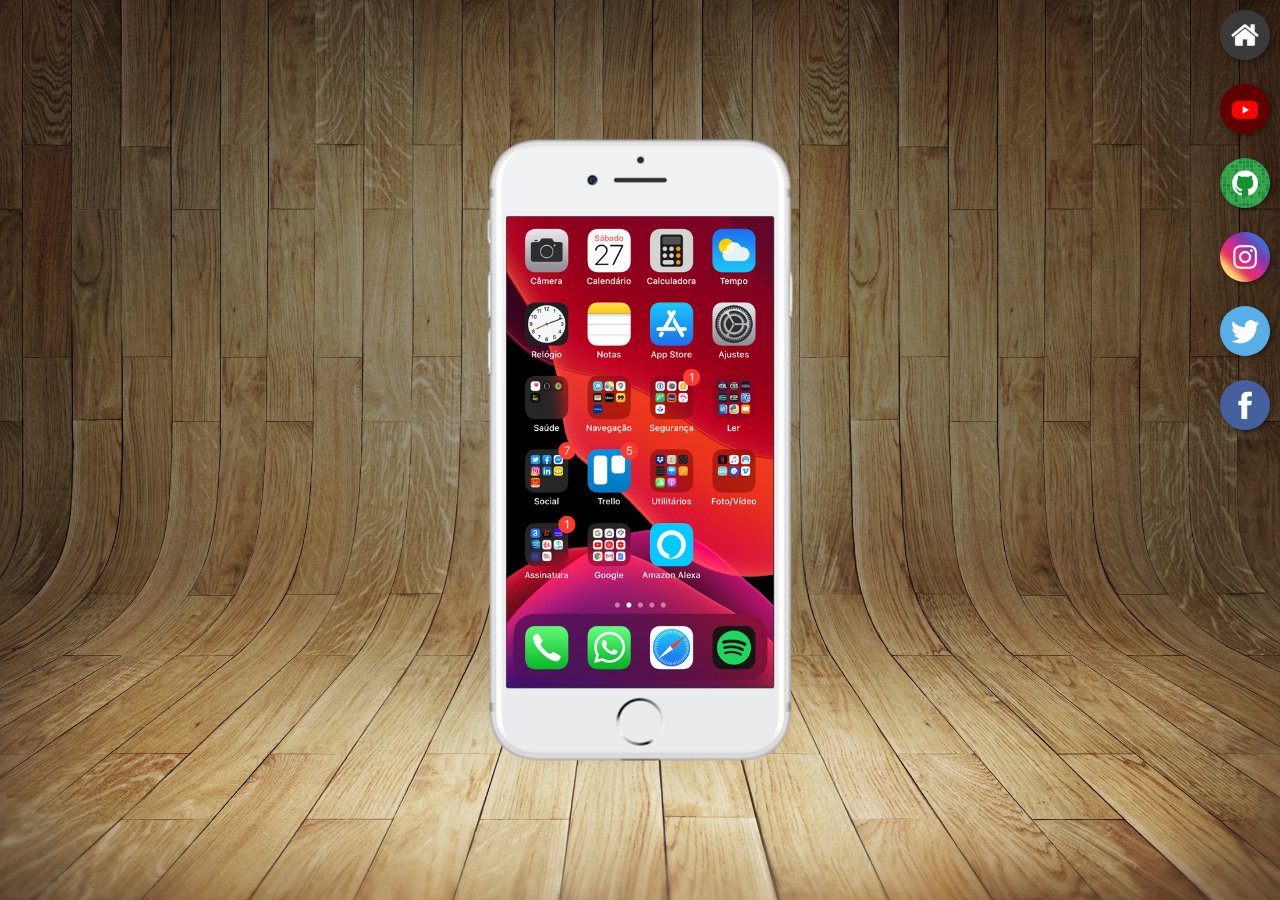
<file: index.html>
<!DOCTYPE html>
<html lang="pt-br">
<head>
    <meta charset="UTF-8">
    <meta name="viewport" content="width=device-width, initial-scale=1.0">
    <link rel="shortcut icon" href="favicon.ico" type="image/x-icon">
    <link rel="stylesheet" href="estilos/style.css">
    <title>Projeto Redes Sociais</title>
</head>
<body>
    <main>
        <section id="telefone">
            <iframe src="home.html" name="tela" id="tela" frameborder="0f">
                Seu navegador não é compatível com isso.
            </iframe>
        </section>
        <section id="redes-sociais">
            <a href="home.html" target="tela"><img src="imagens/logo-home.jpg" alt=""></a> <br>
            <a href="youtube.html" target="tela"><img src="imagens/logo-youtube.jpg" alt=""></a> <br>
            <a href="github.html" target="tela"><img src="imagens/logo-github.jpg" alt=""></a> <br>
            <a href="instagram.html" target="tela"><img src="imagens/logo-instagram.jpg" alt=""></a> <br>
            <a href="twitter.html" target="tela"><img src="imagens/logo-twitter.jpg" alt=""></a> <br>
            <a href="facebook.html" target="tela"><img src="imagens/logo-facebook.jpg" alt=""></a>
        </section>
    </main>
</body>
</html>
</file>
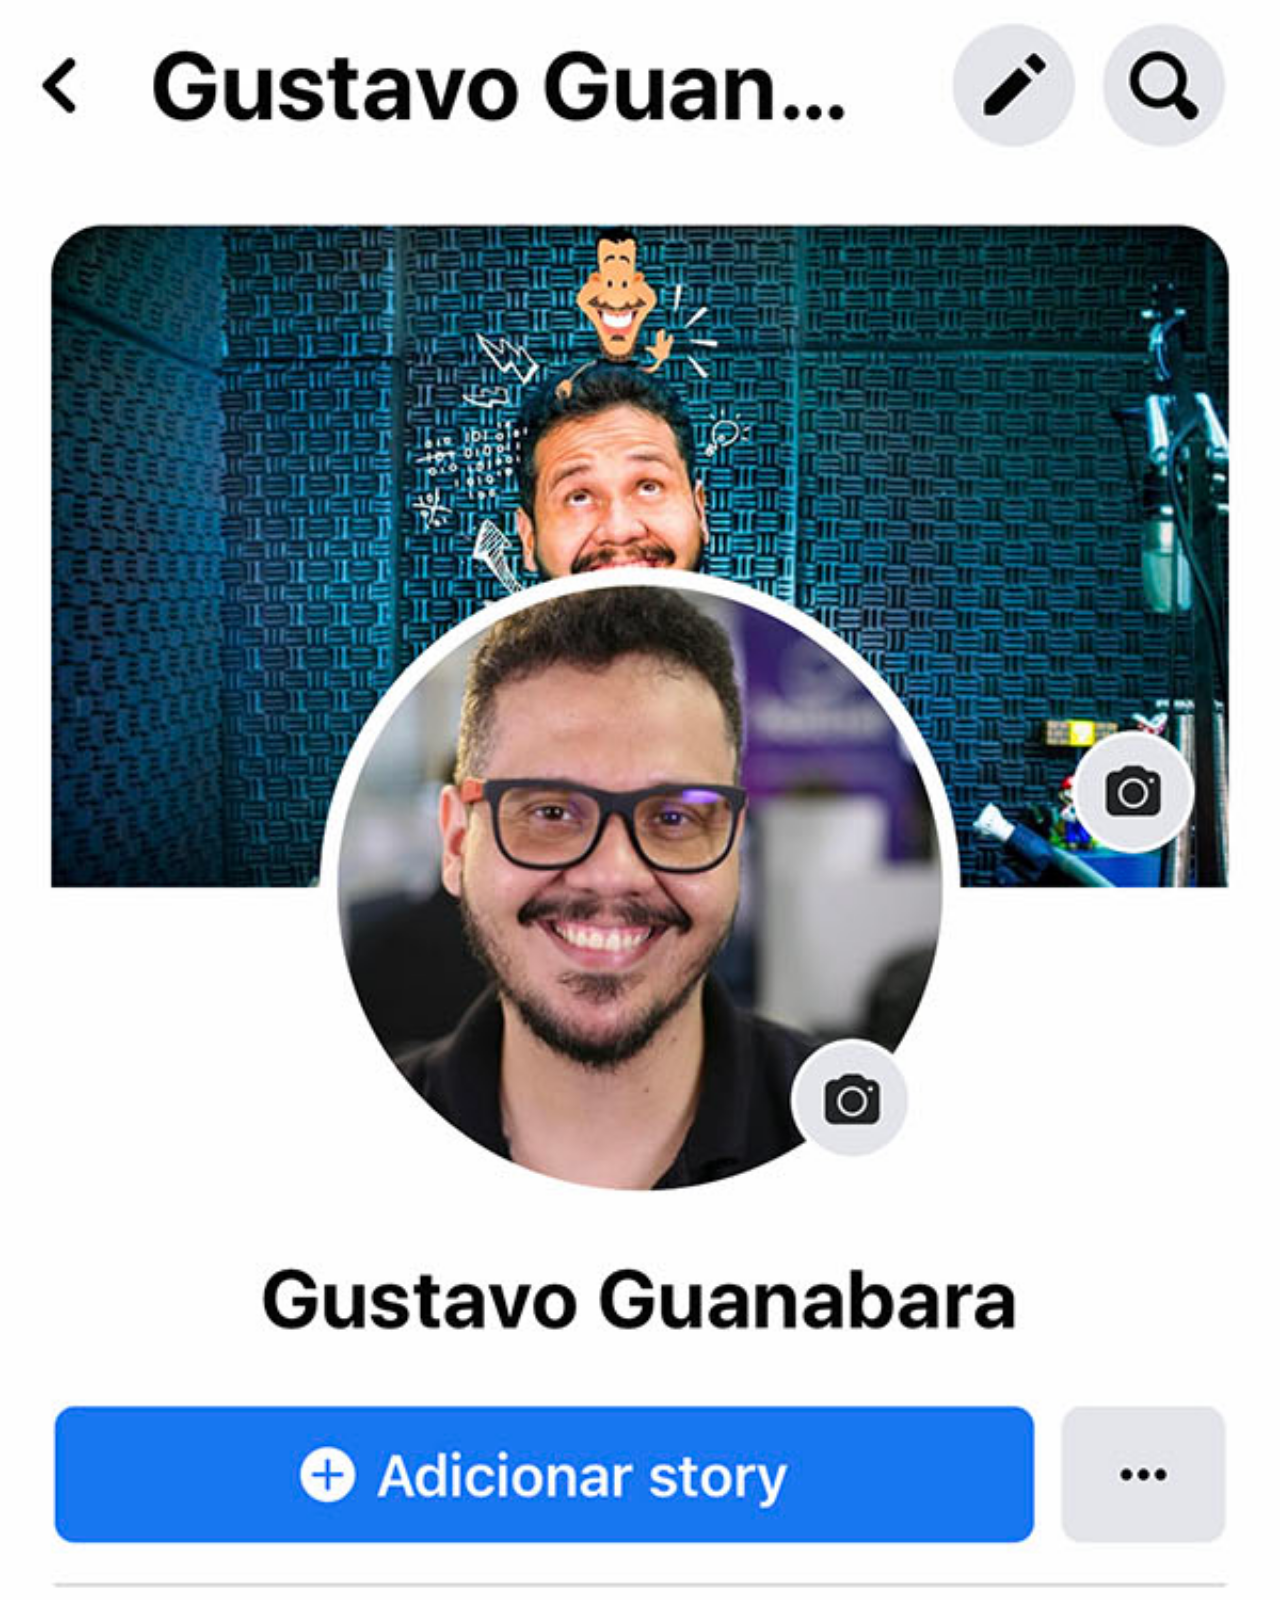
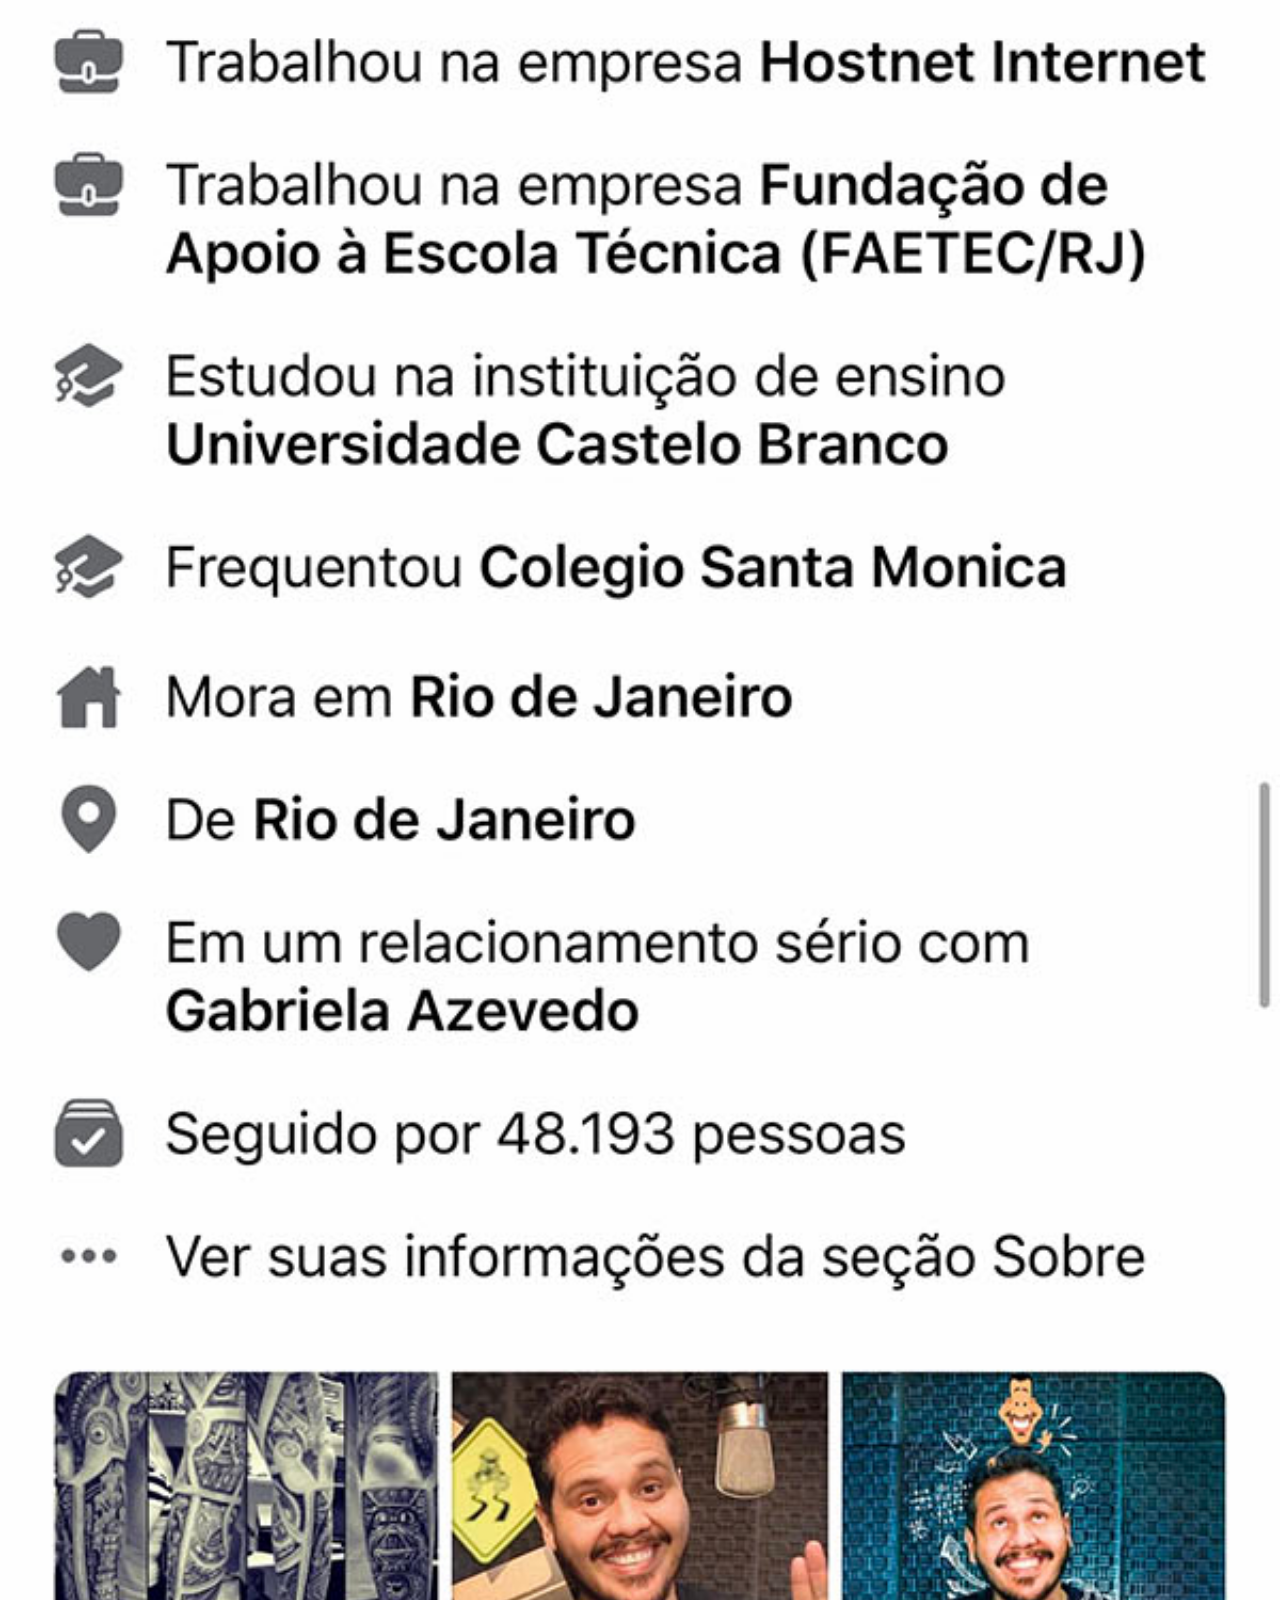
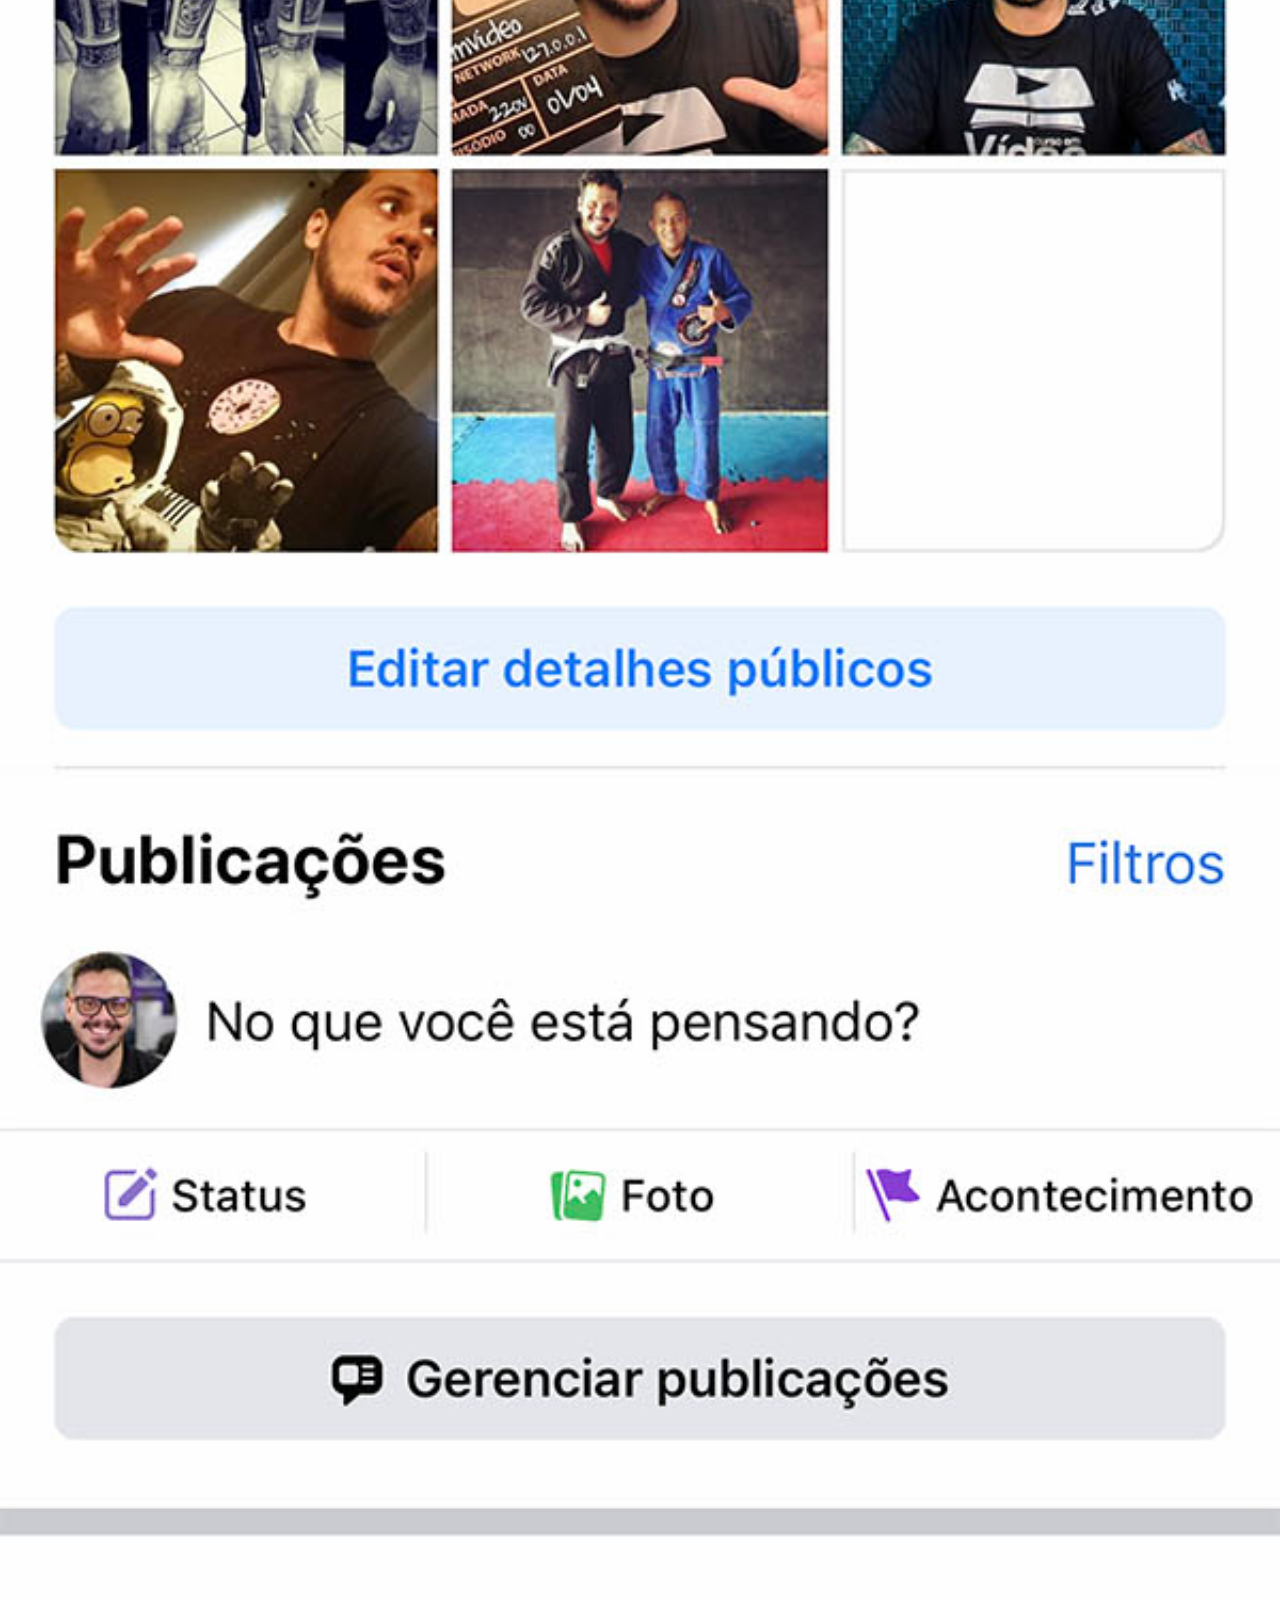
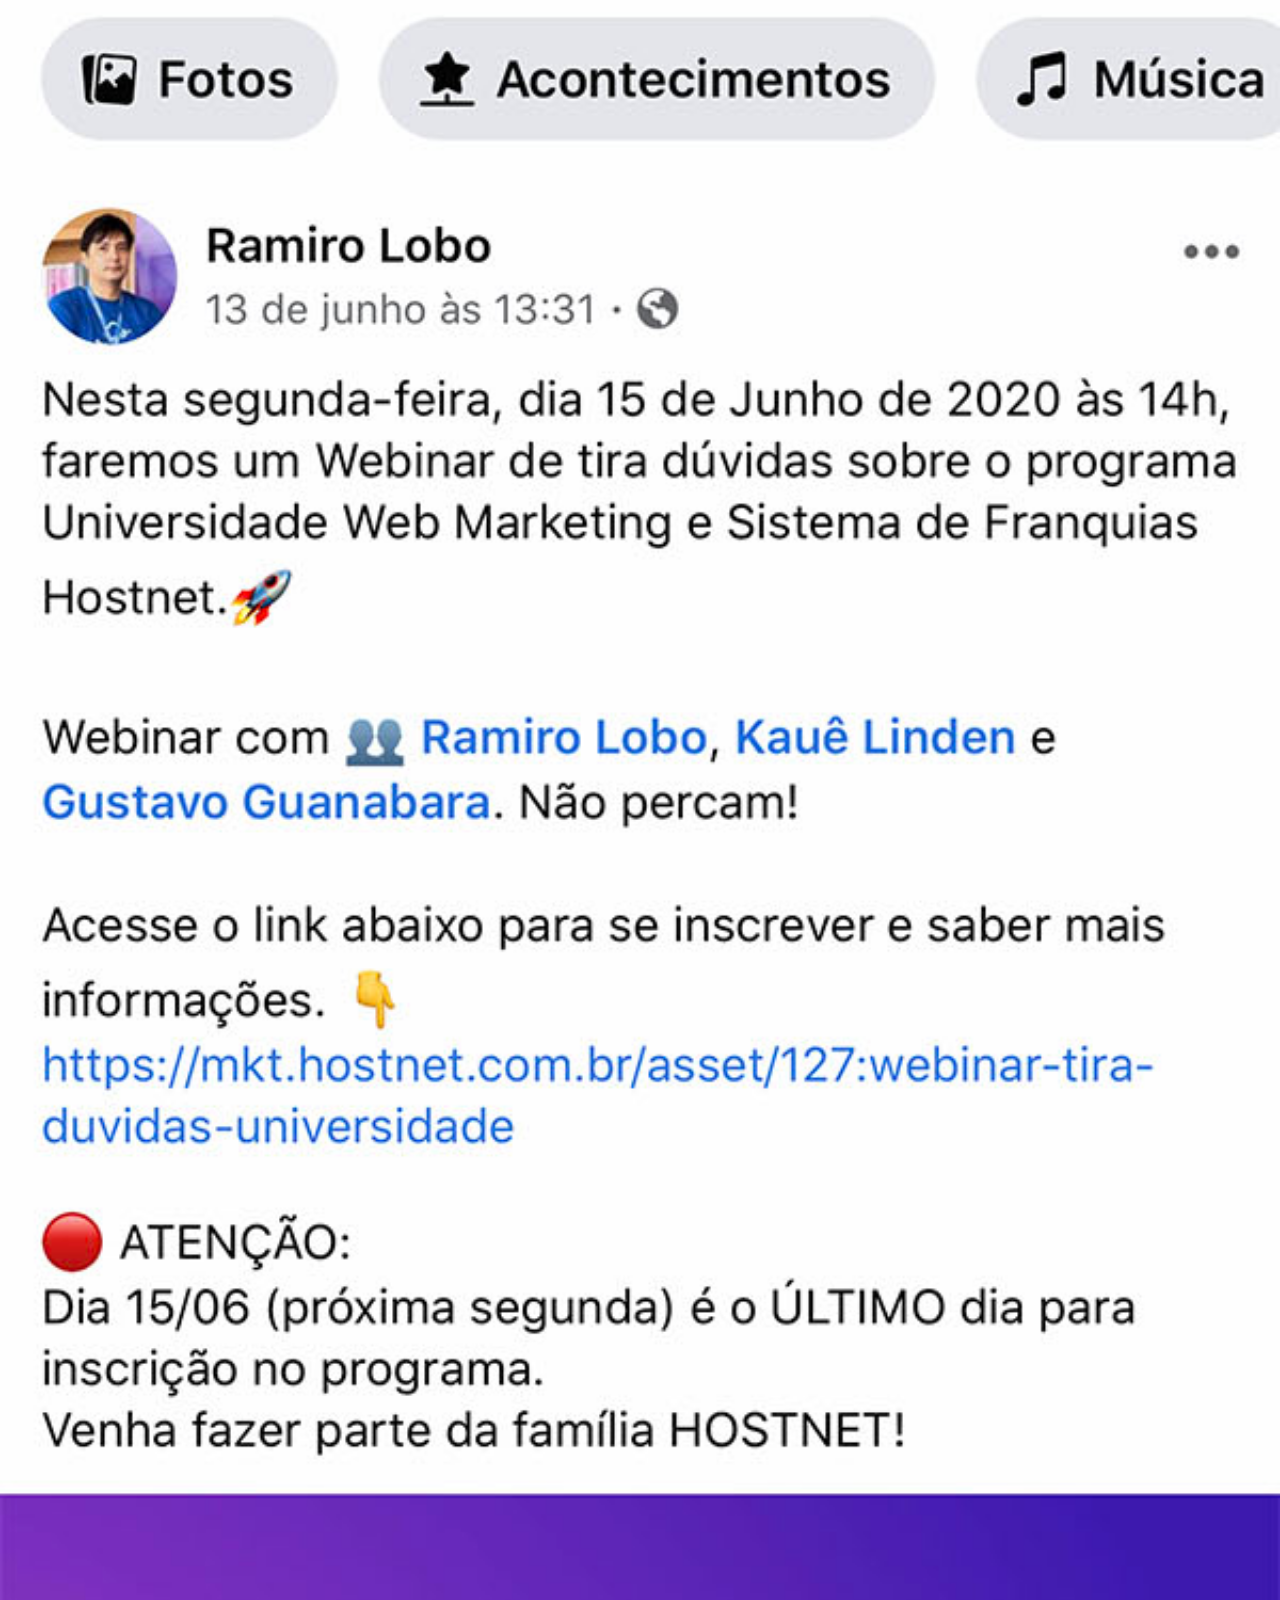
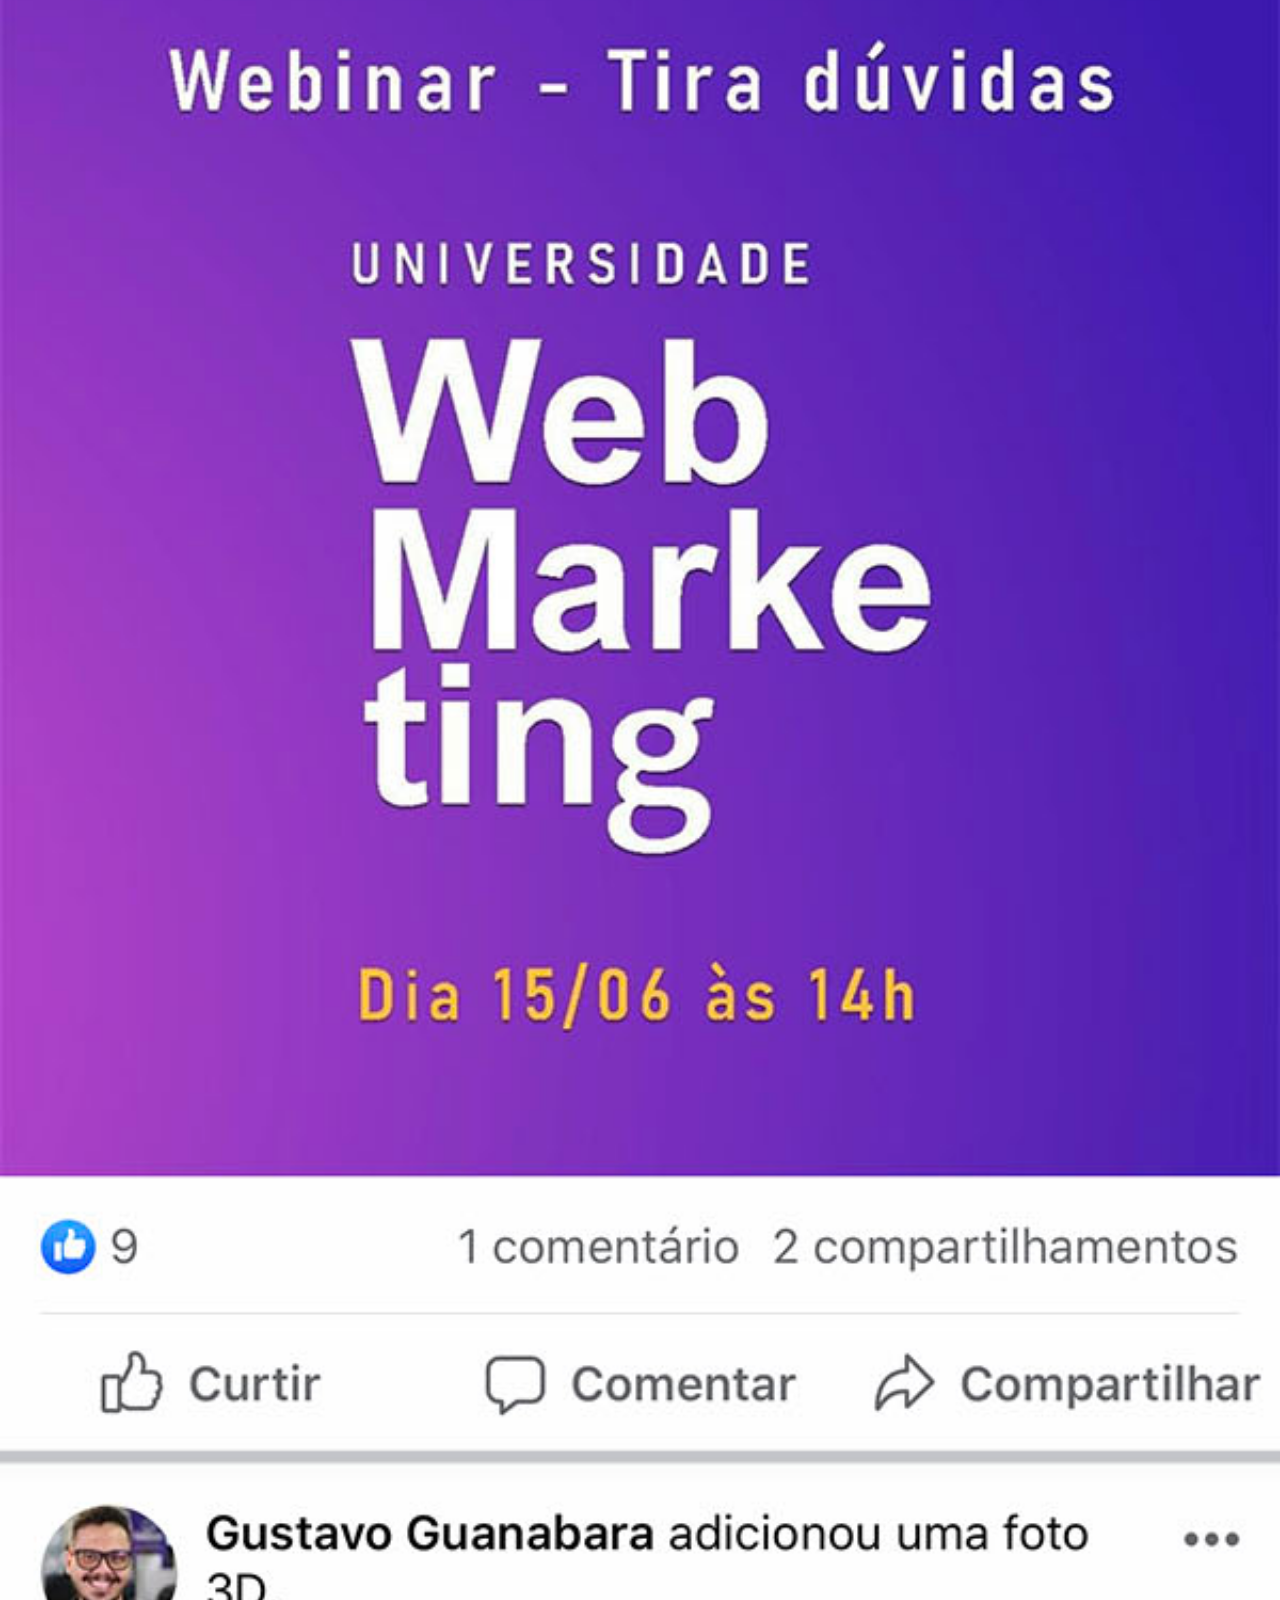
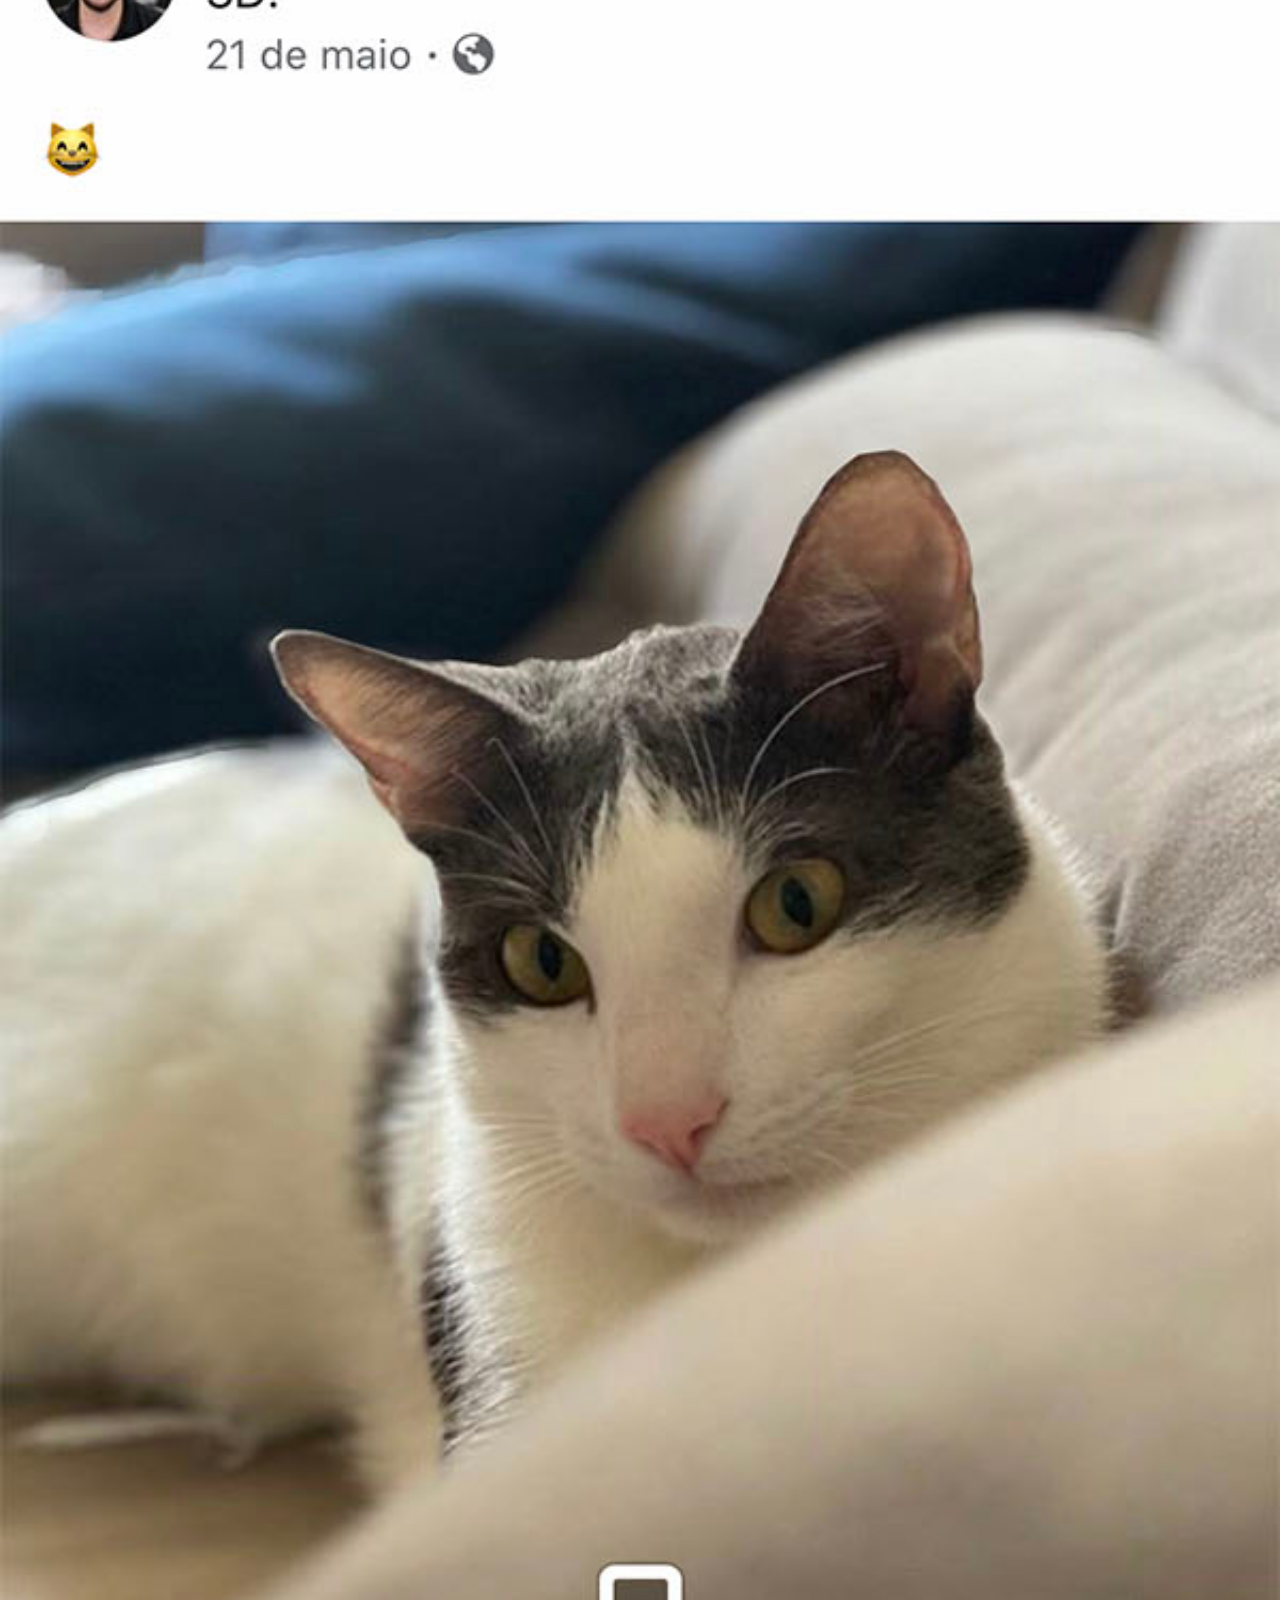
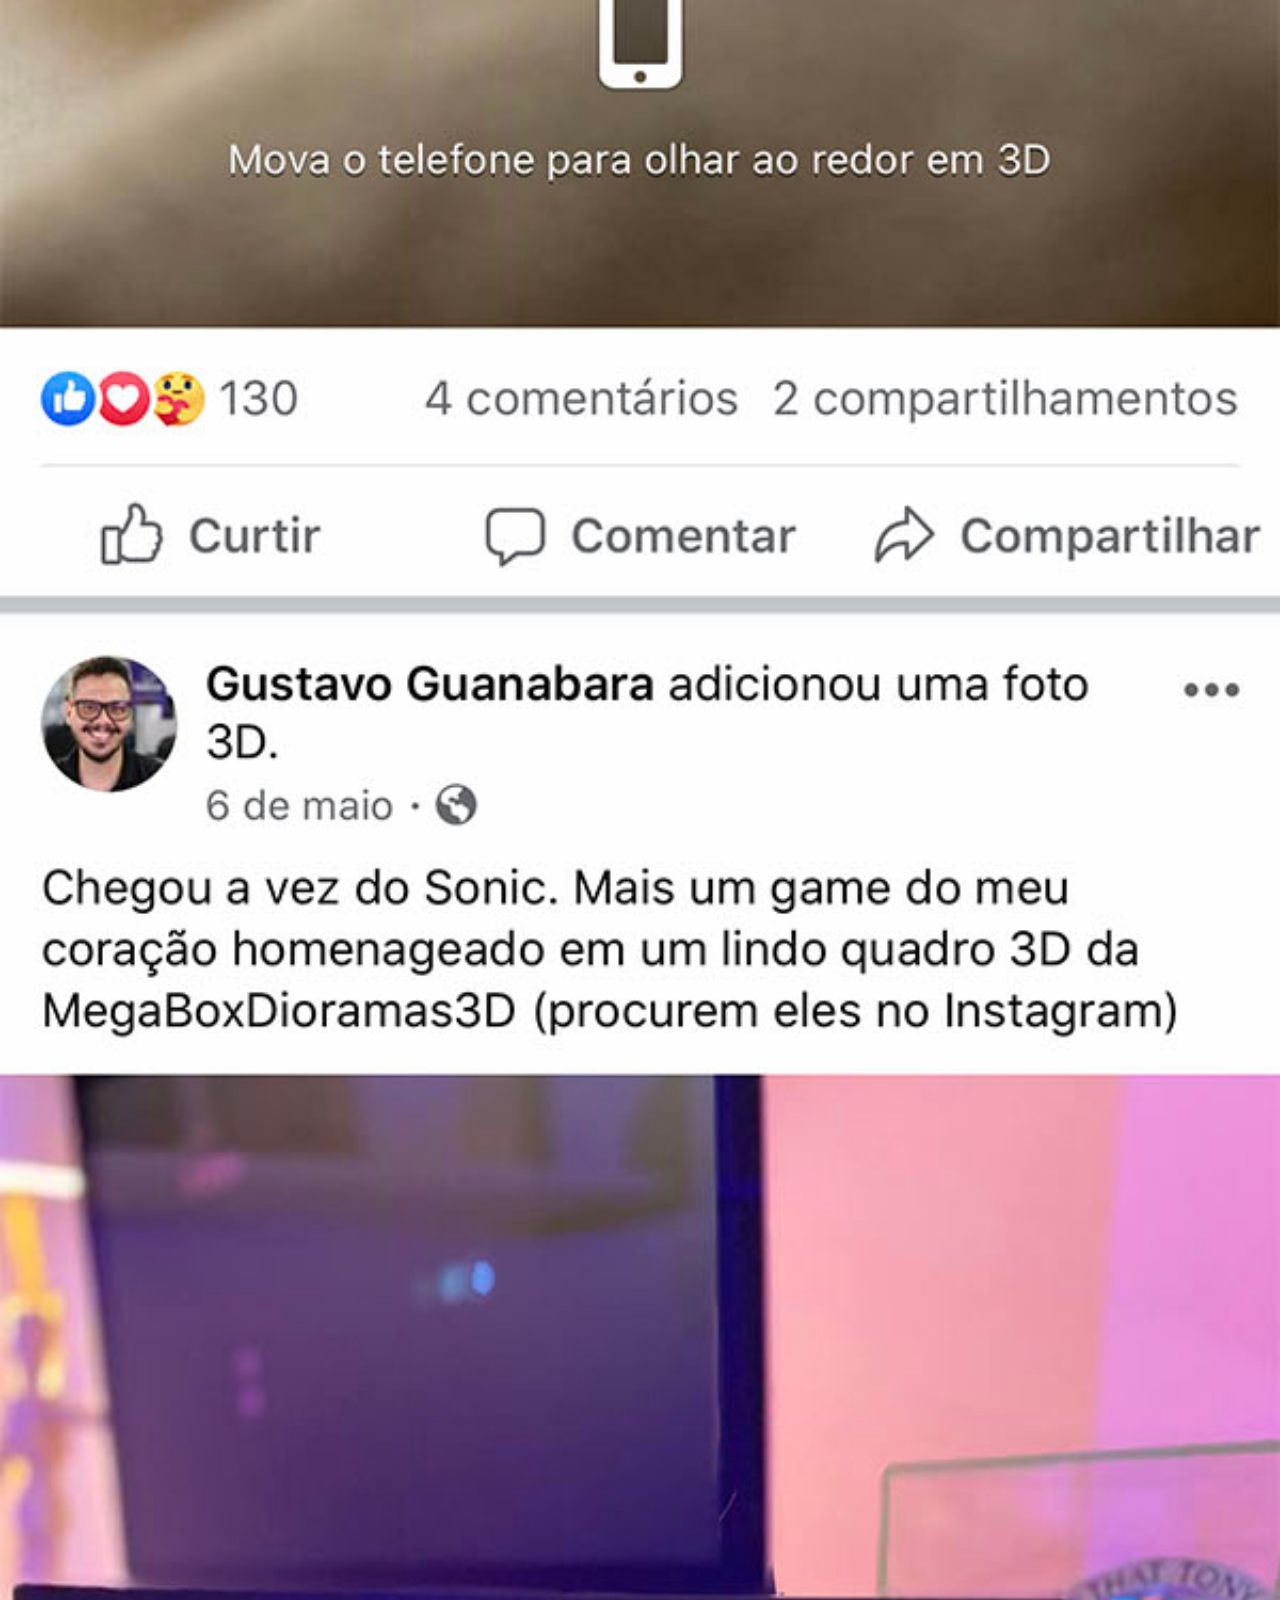
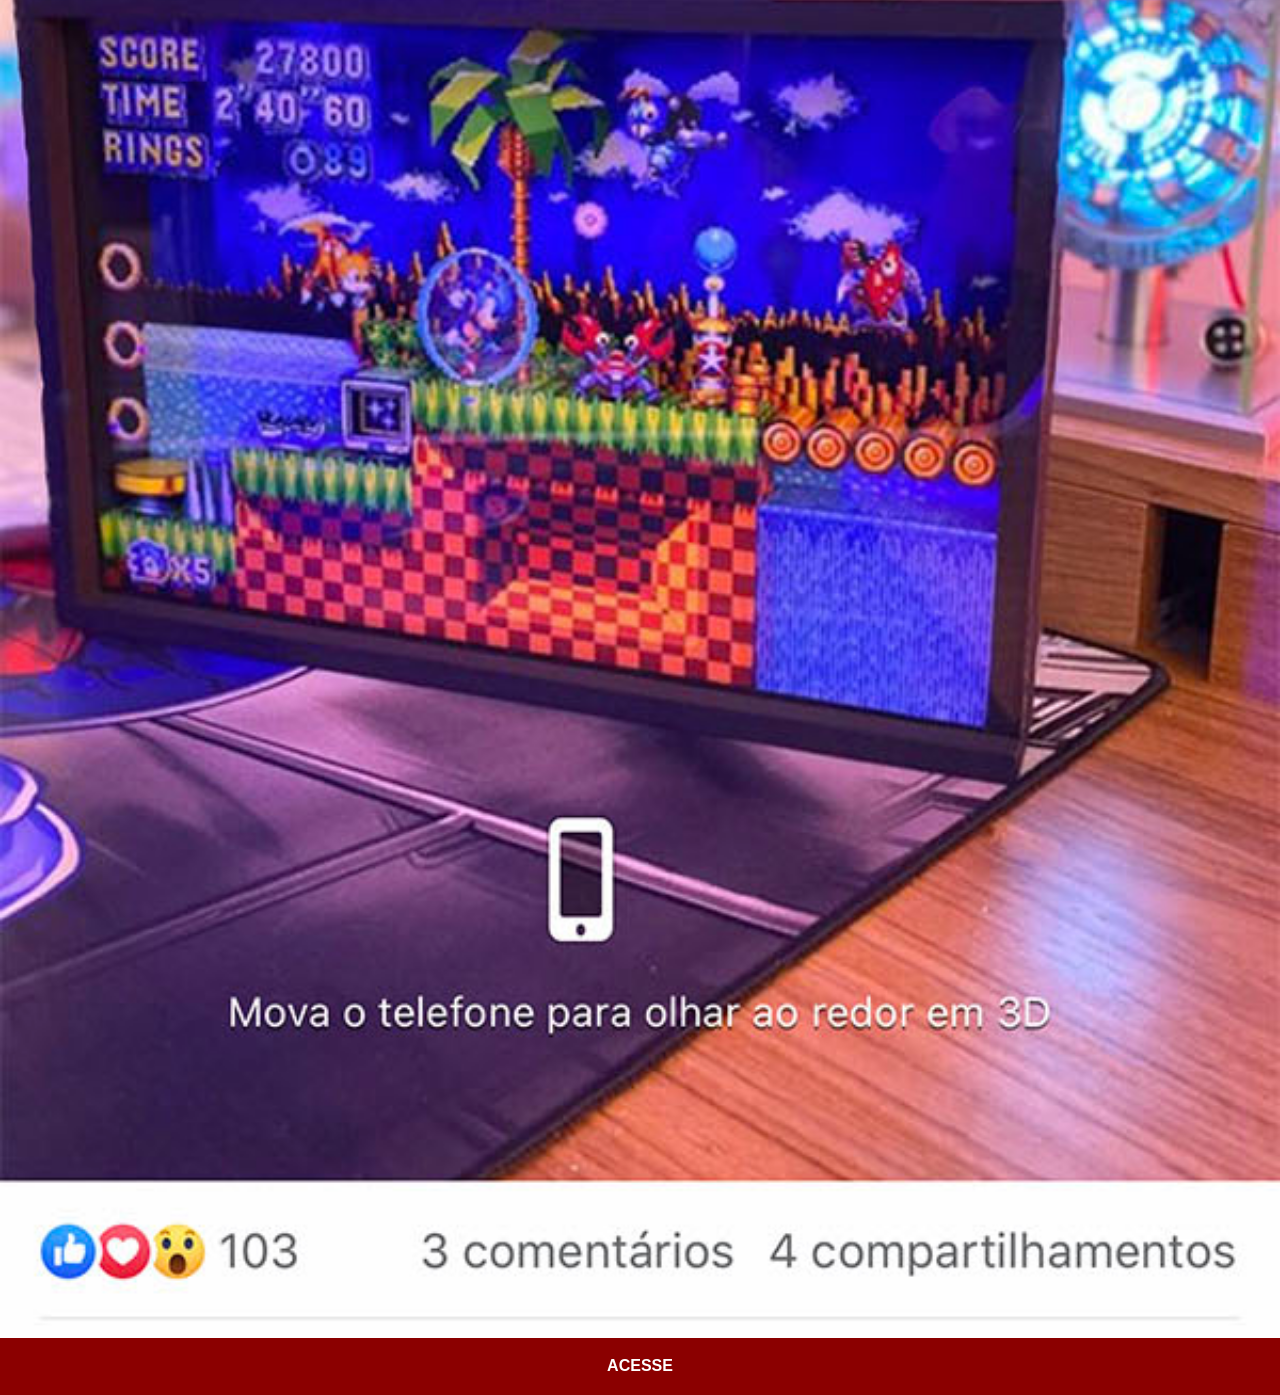
<file: facebook.html>
<!DOCTYPE html>
<html lang="pt-br">
<head>
    <meta charset="UTF-8">
    <meta name="viewport" content="width=device-width, initial-scale=1.0">
    <title>Facebook</title>
    <link rel="stylesheet" href="estilos/social.css">
</head>
<body>
    <img src="imagens/tela-facebook.jpg" alt="Facebook">
    <a href="https://www.facebook.com/gustavoguanabara/?locale=pt_BR">ACESSE</a>
</body>
</html>
</file>
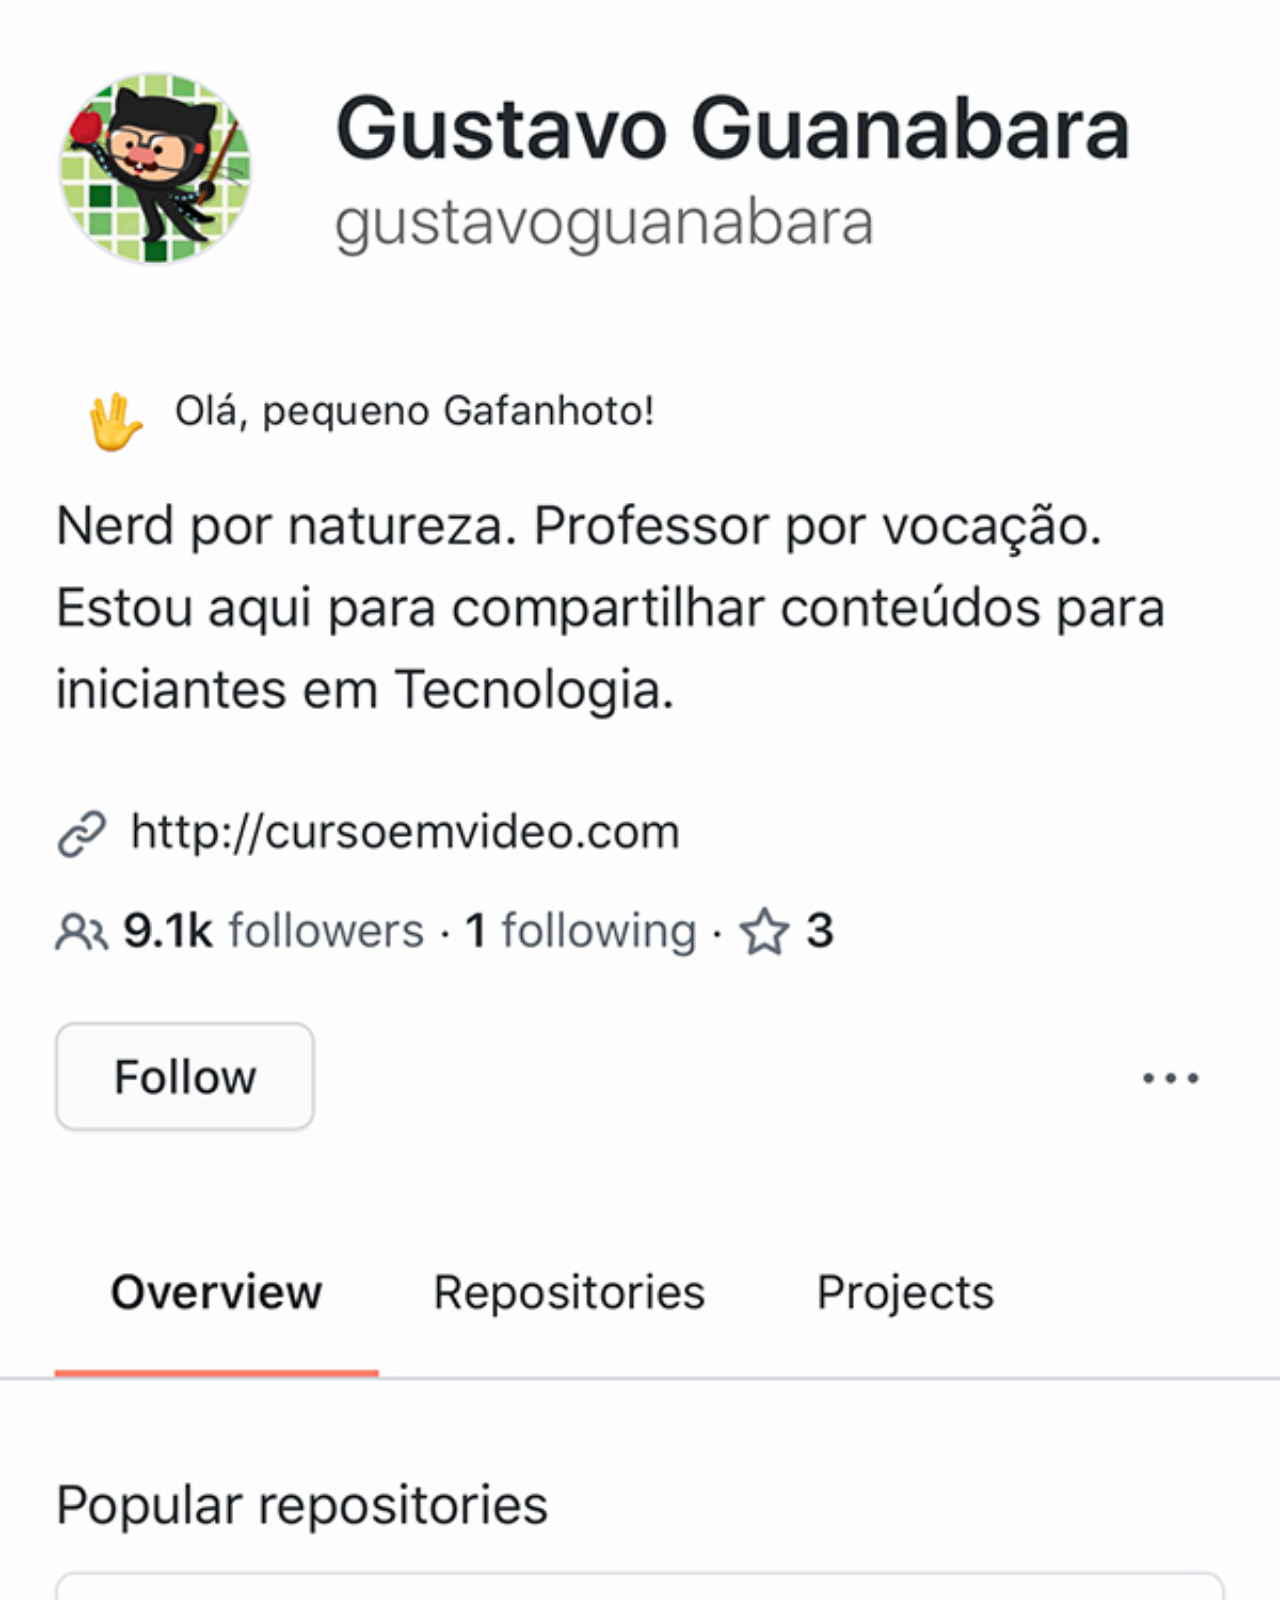
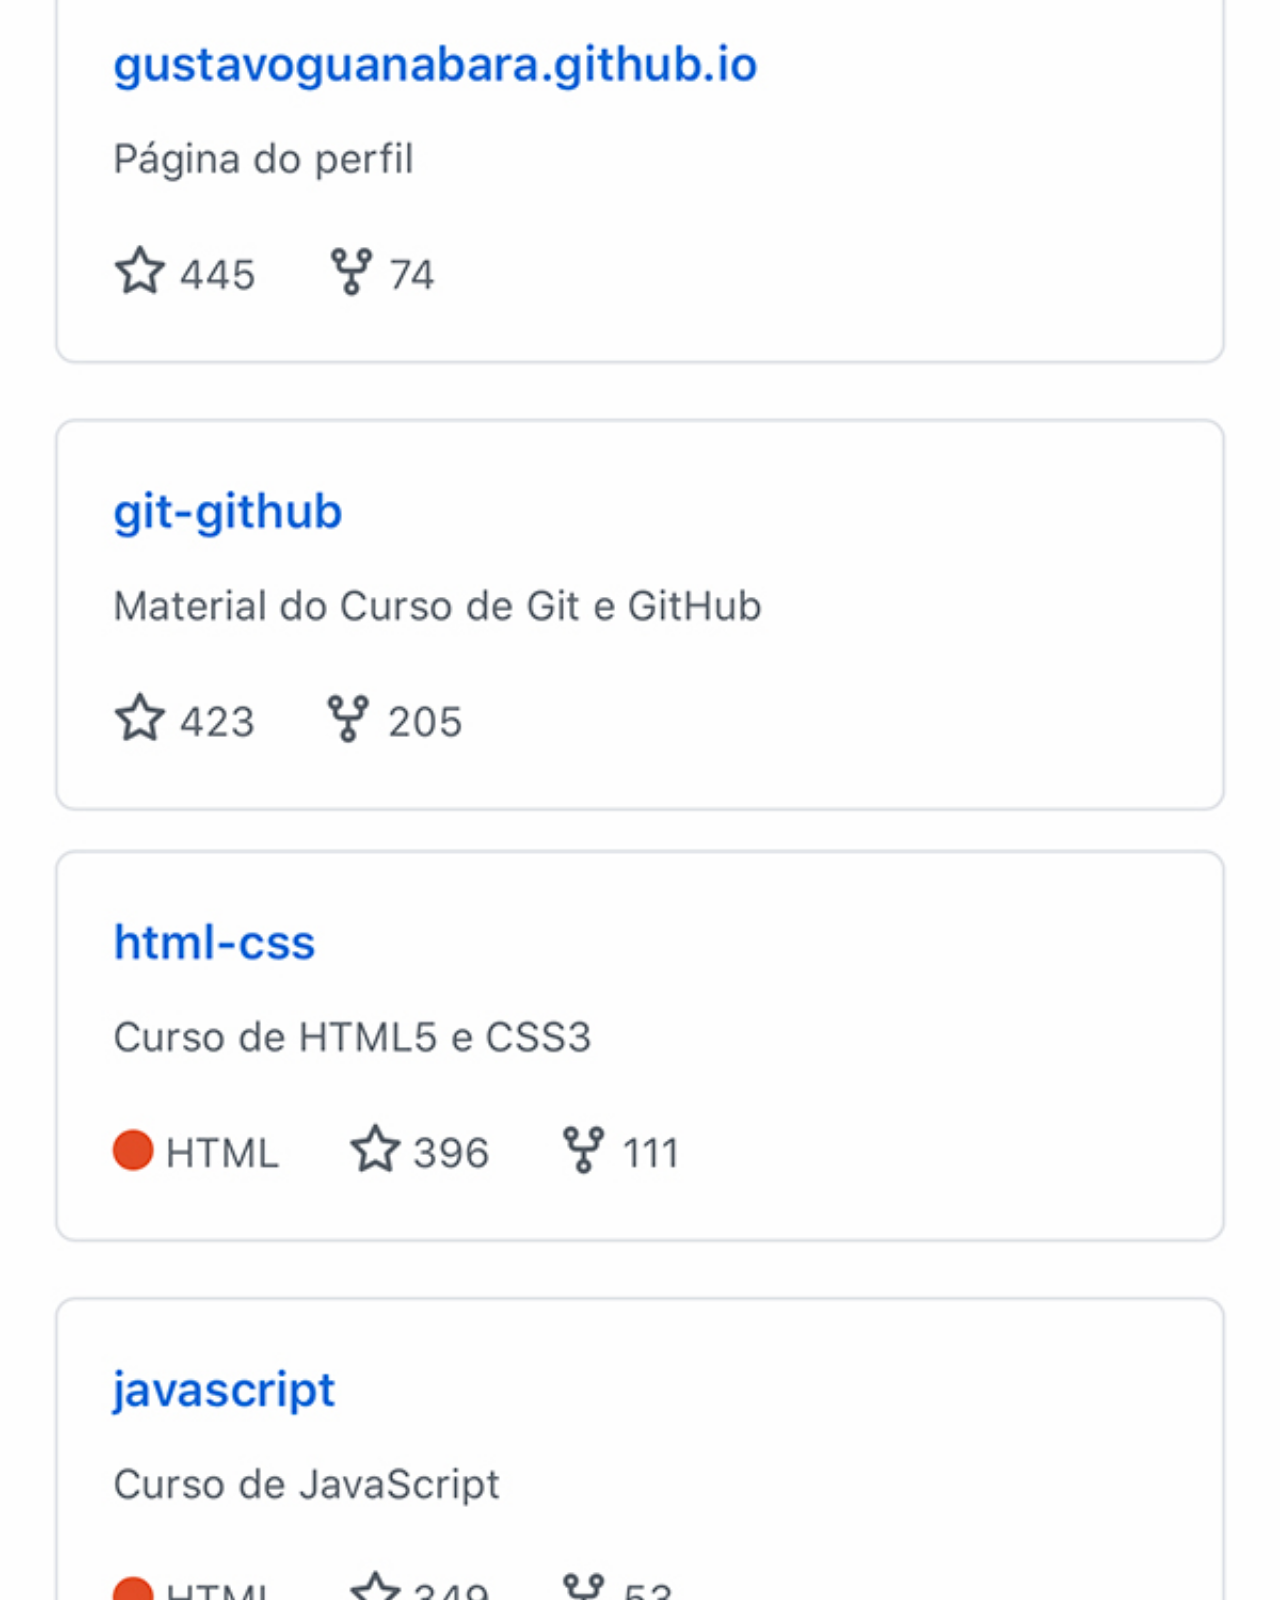
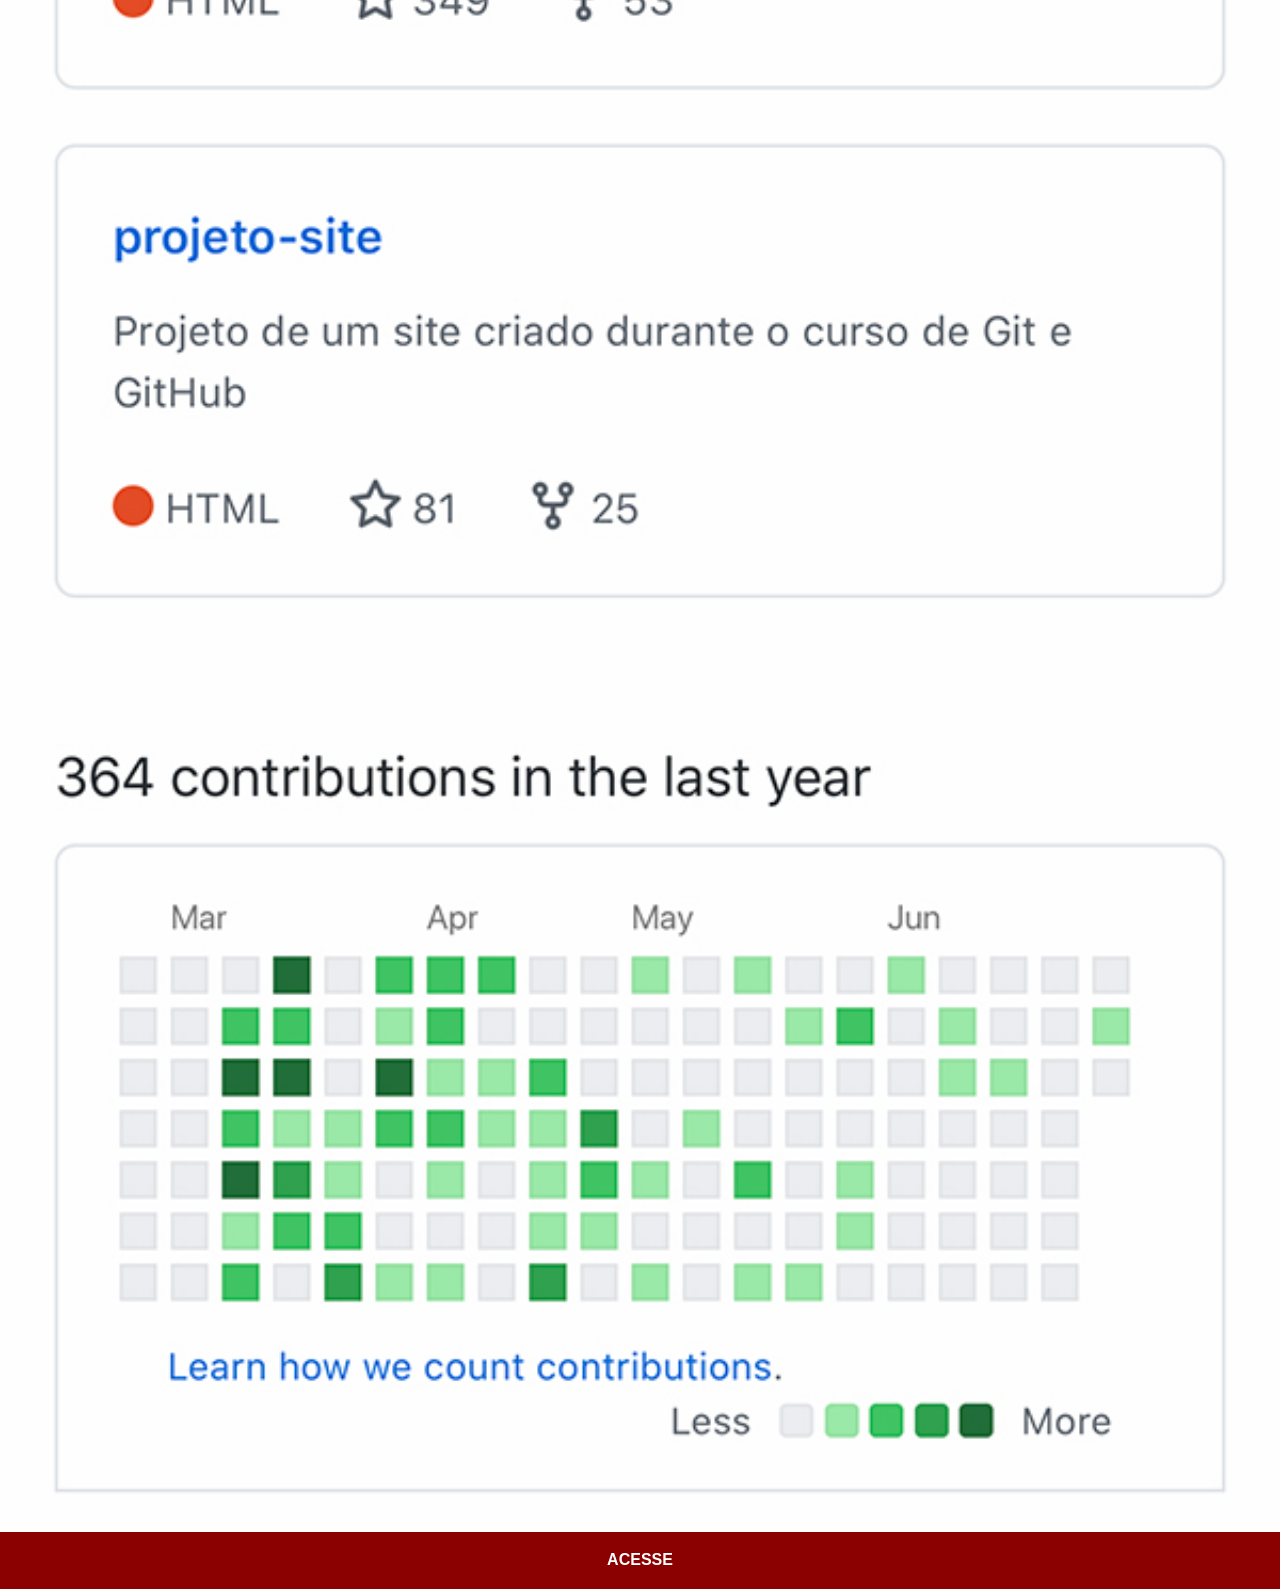
<file: github.html>
<!DOCTYPE html>
<html lang="pt-br">
<head>
    <meta charset="UTF-8">
    <meta name="viewport" content="width=device-width, initial-scale=1.0">
    <title>GitHub</title>
    <link rel="stylesheet" href="estilos/social.css">
</head>
<body>
    <img src="imagens/tela-github.jpg" alt="GitHub">
    <a href="https://github.com/gustavoguanabara/" target="_blank">ACESSE</a>
</body>
</html>
</file>
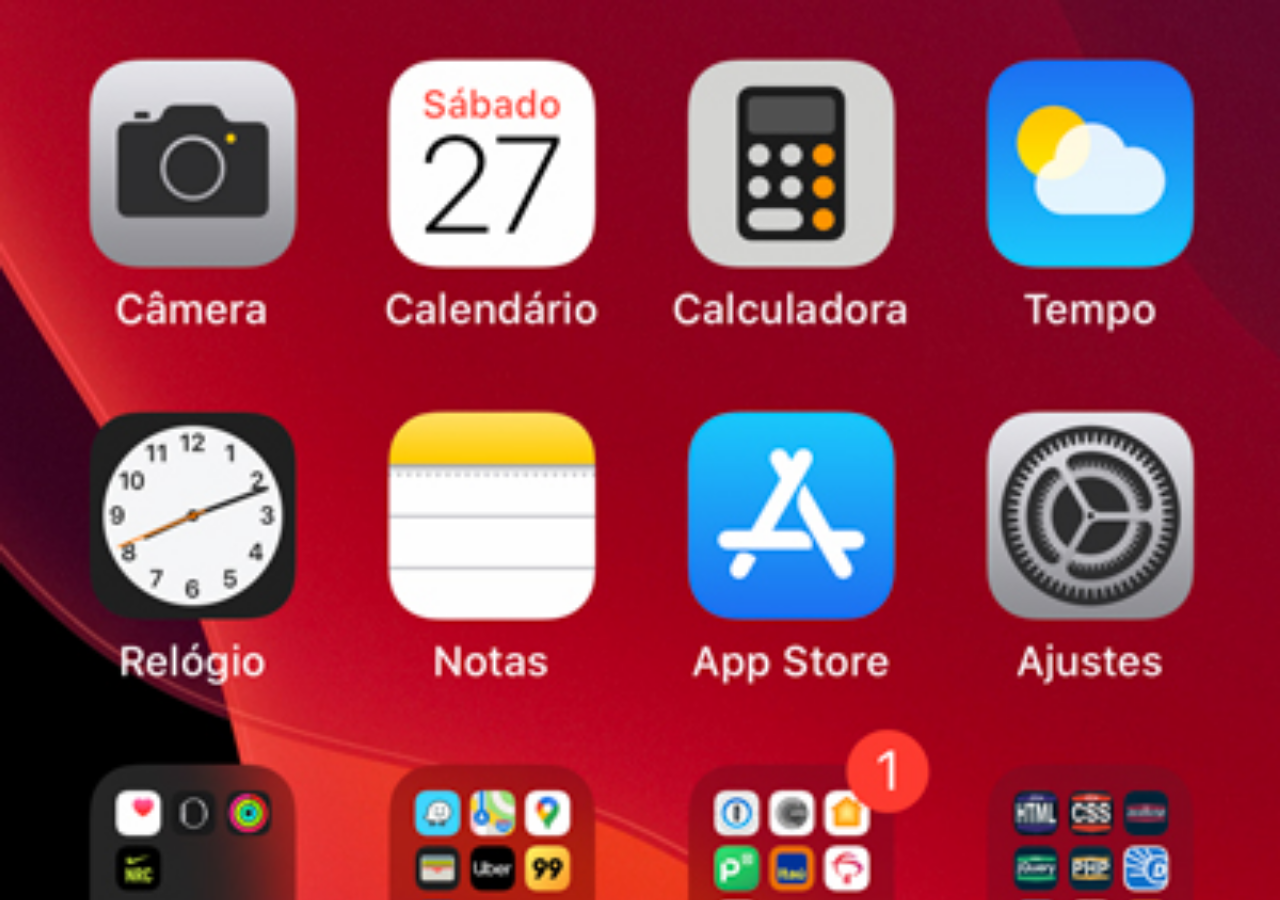
<file: home.html>
<!DOCTYPE html>
<html lang="pt-br">
<head>
    <meta charset="UTF-8">
    <meta name="viewport" content="width=device-width, initial-scale=1.0">
    <title>Home</title>
    <style>
        * {
            margin: 0px;
            padding: 0px;
        }

        body {
            width: 100vw;
            height: 100vh;
            background: black url('imagens/tela-home.jpg') no-repeat top center;
            background-size: cover;
        }
    </style>
</head>
<body>
    
</body>
</html>
</file>
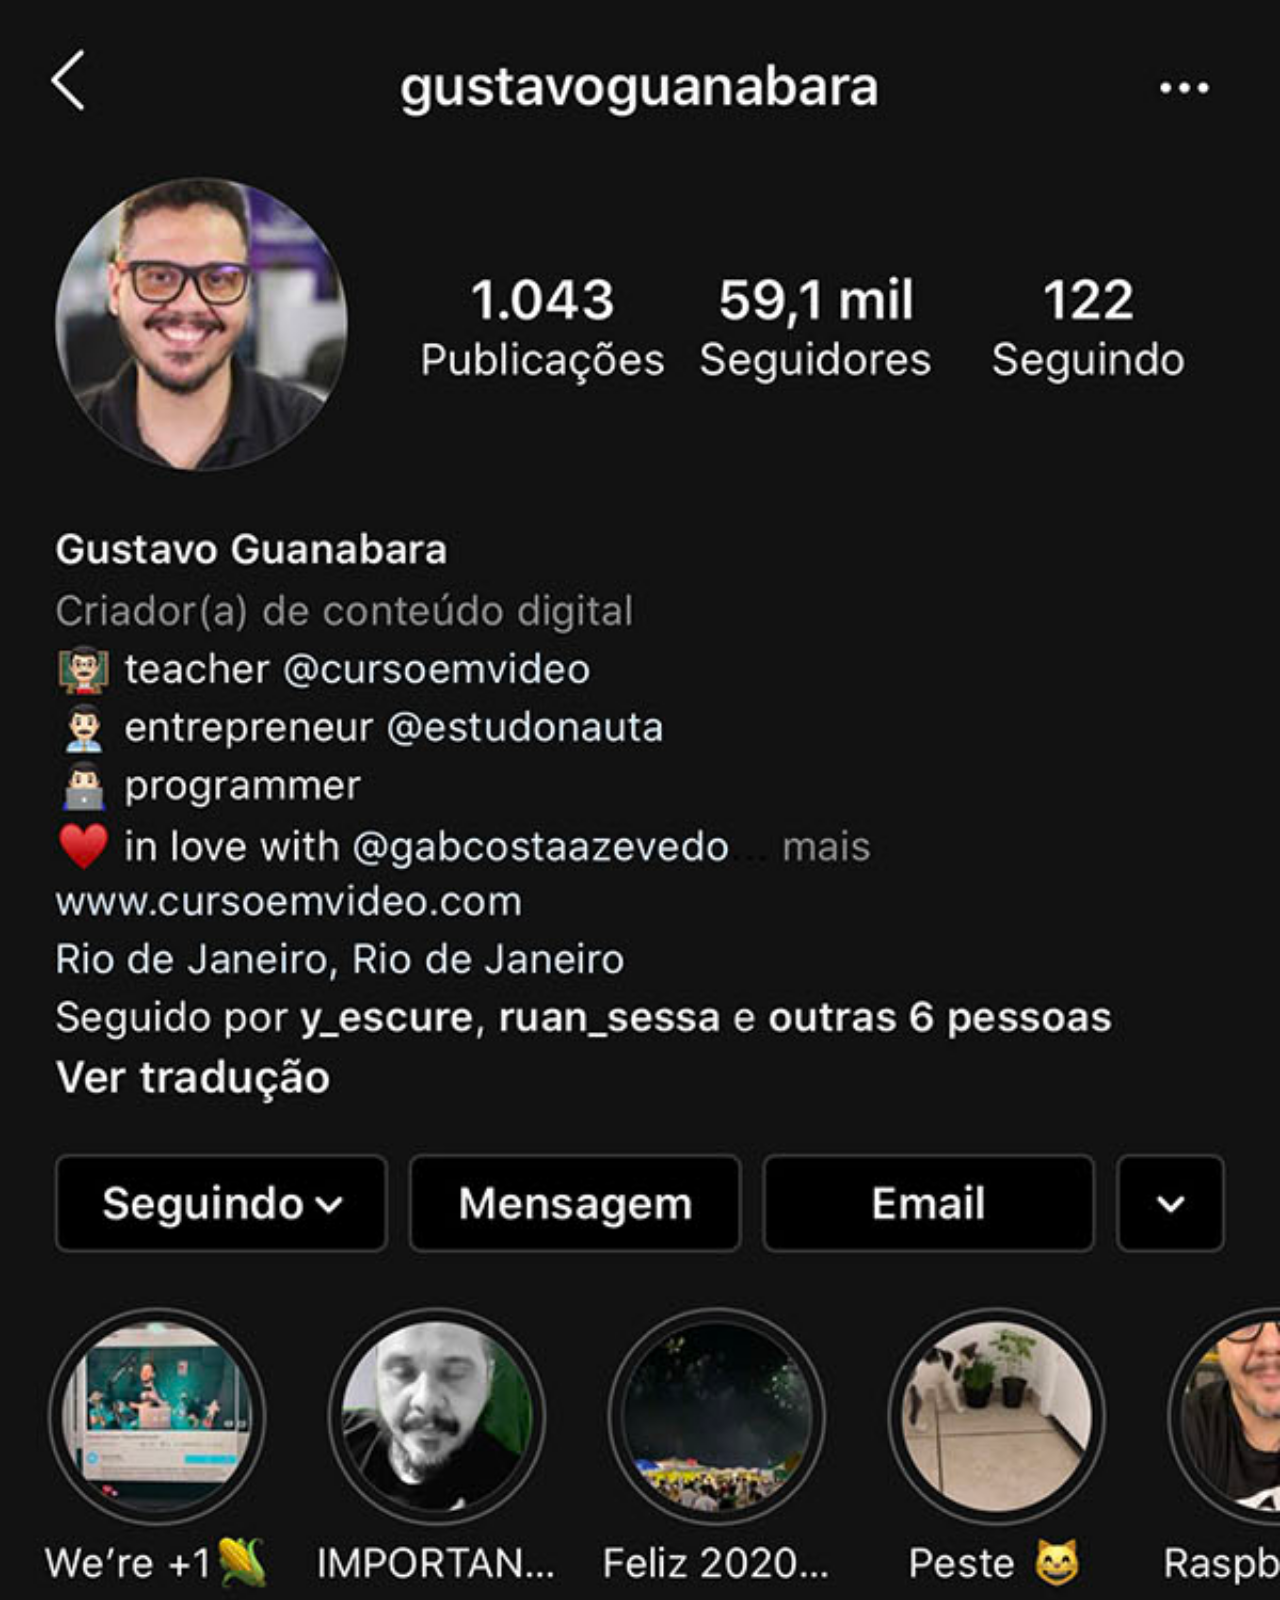
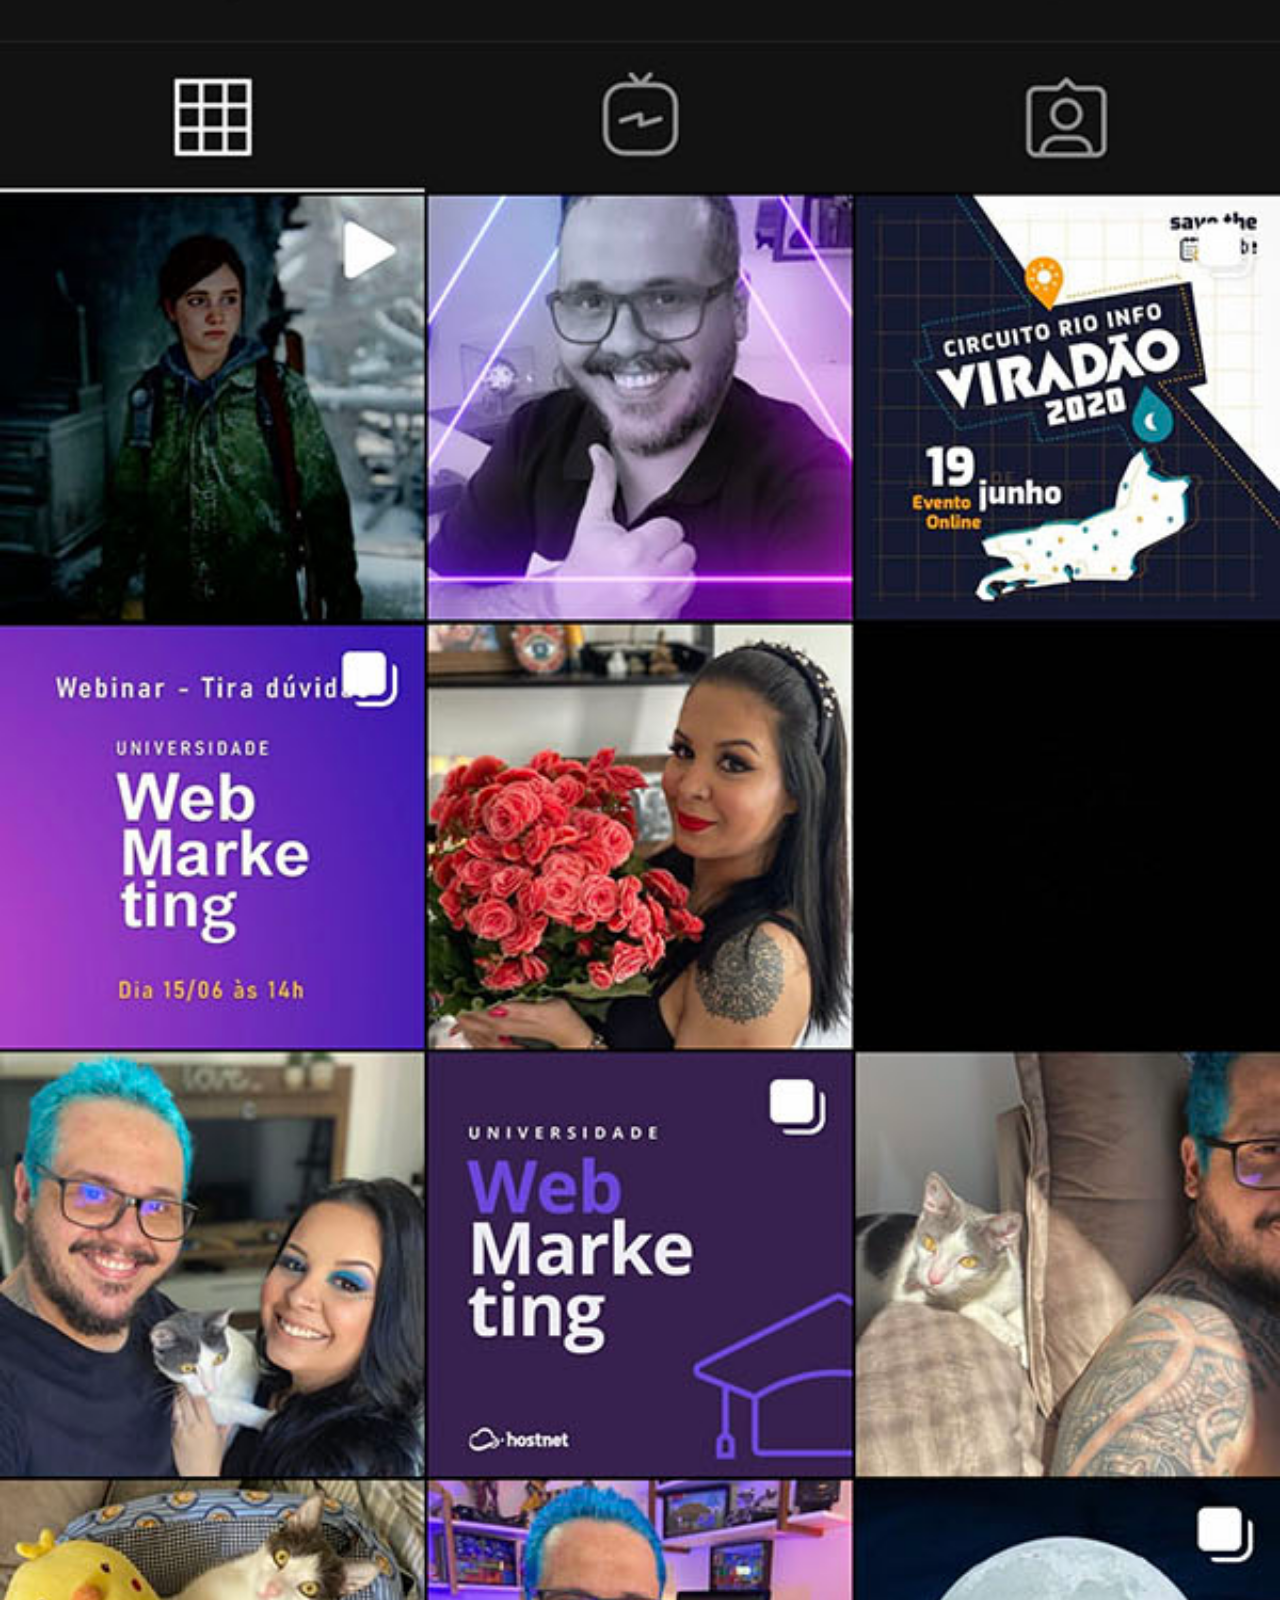
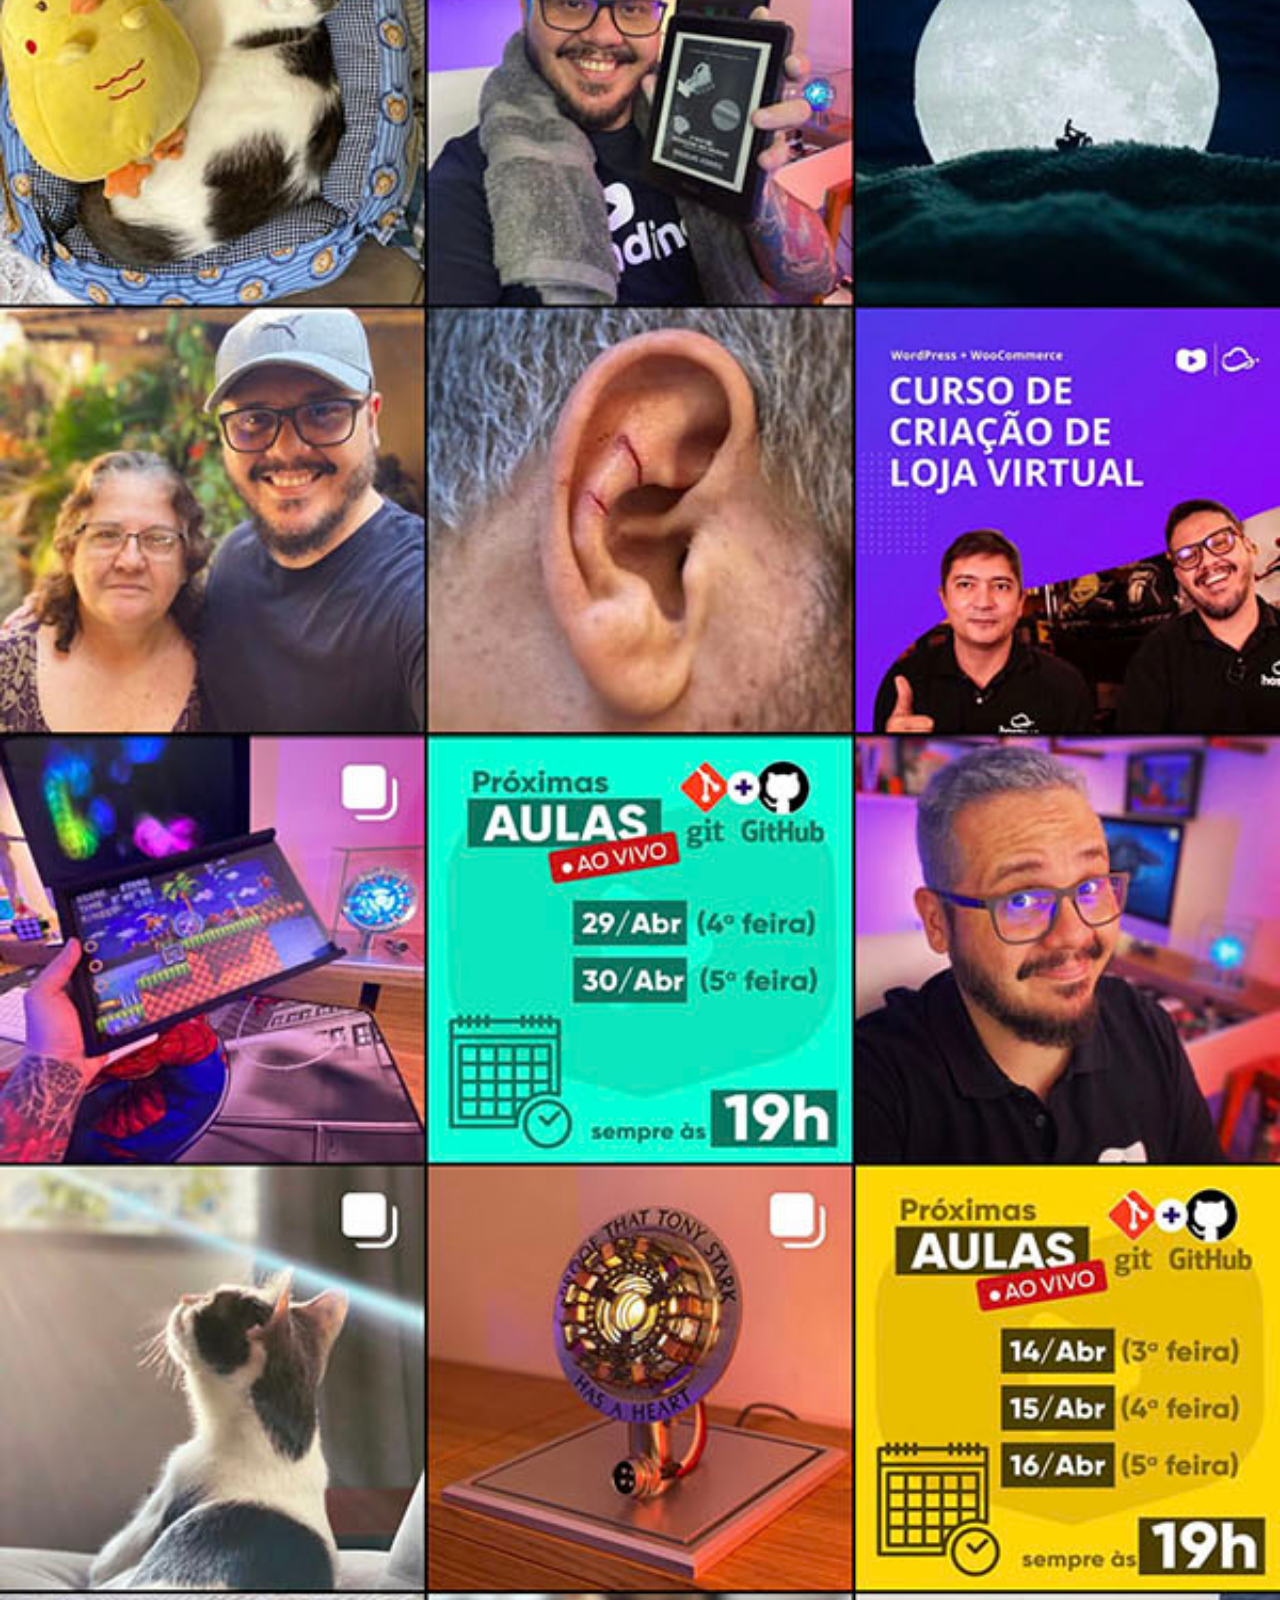
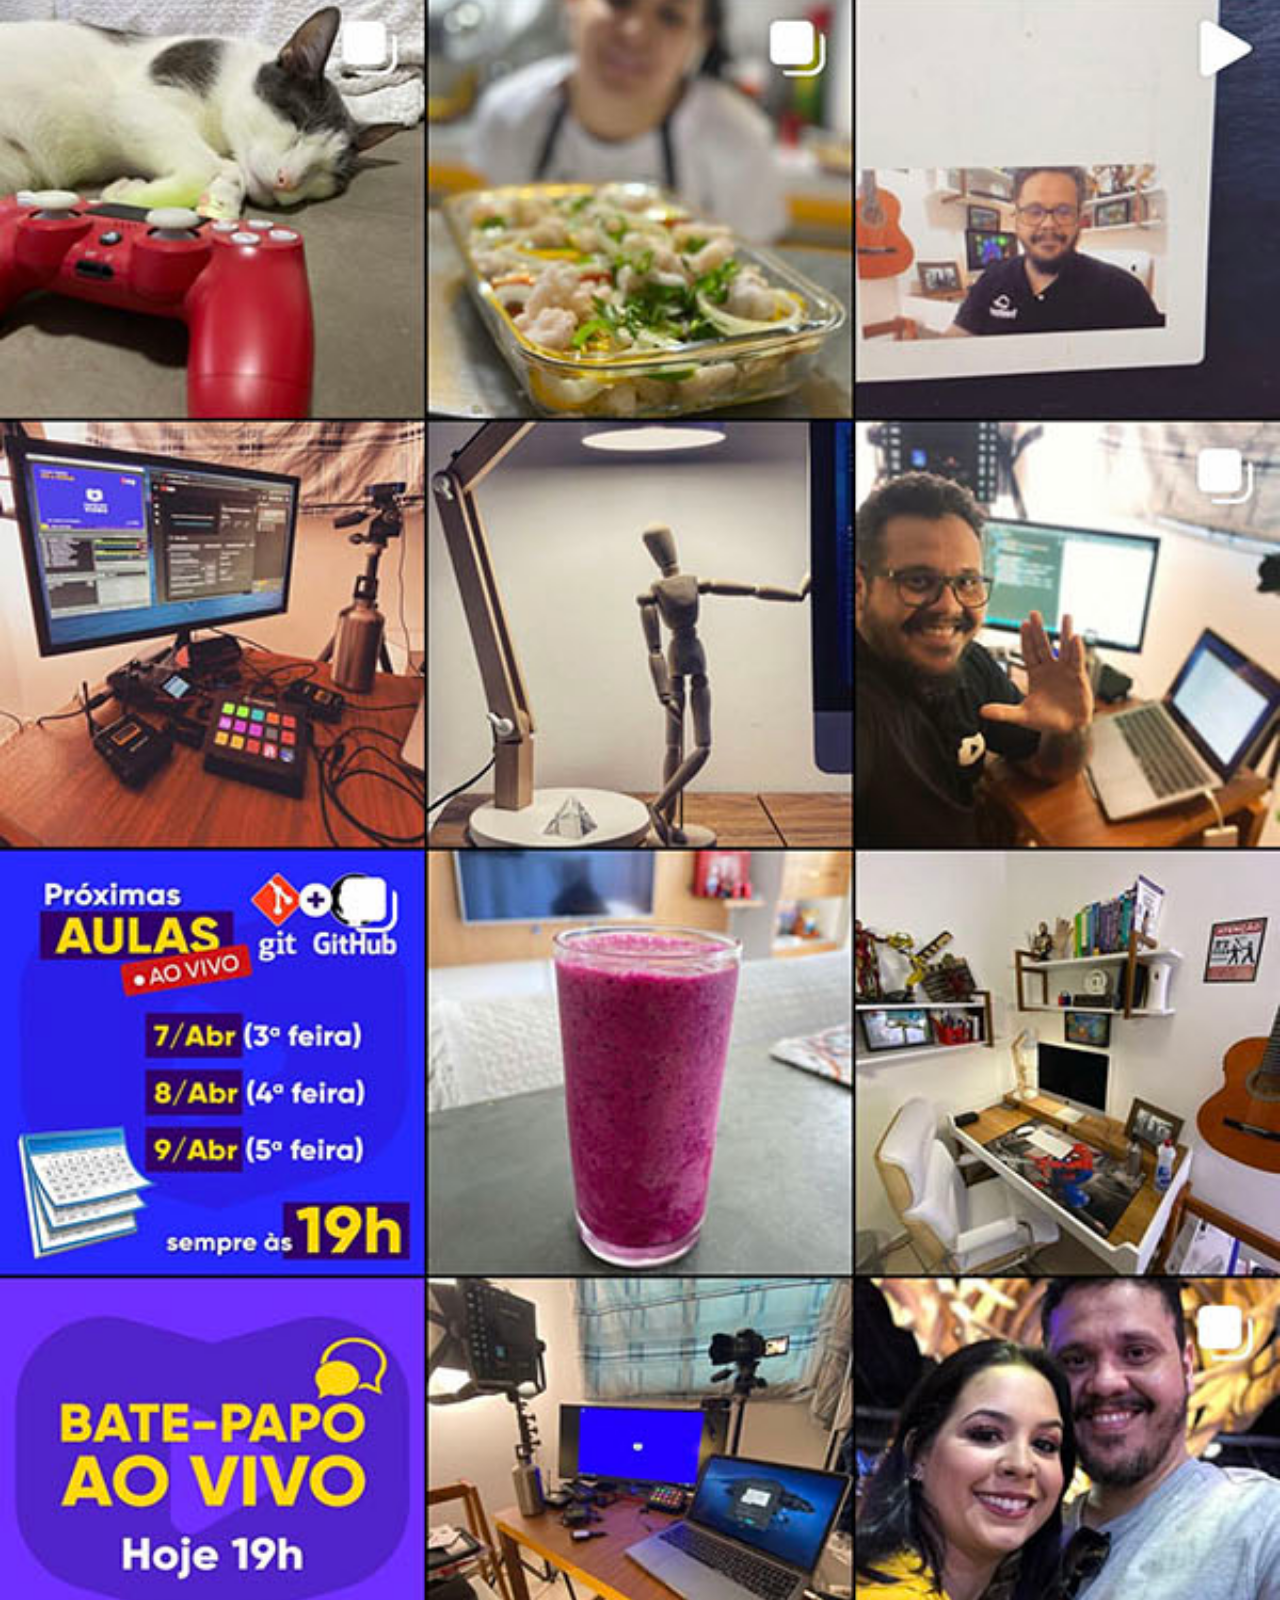
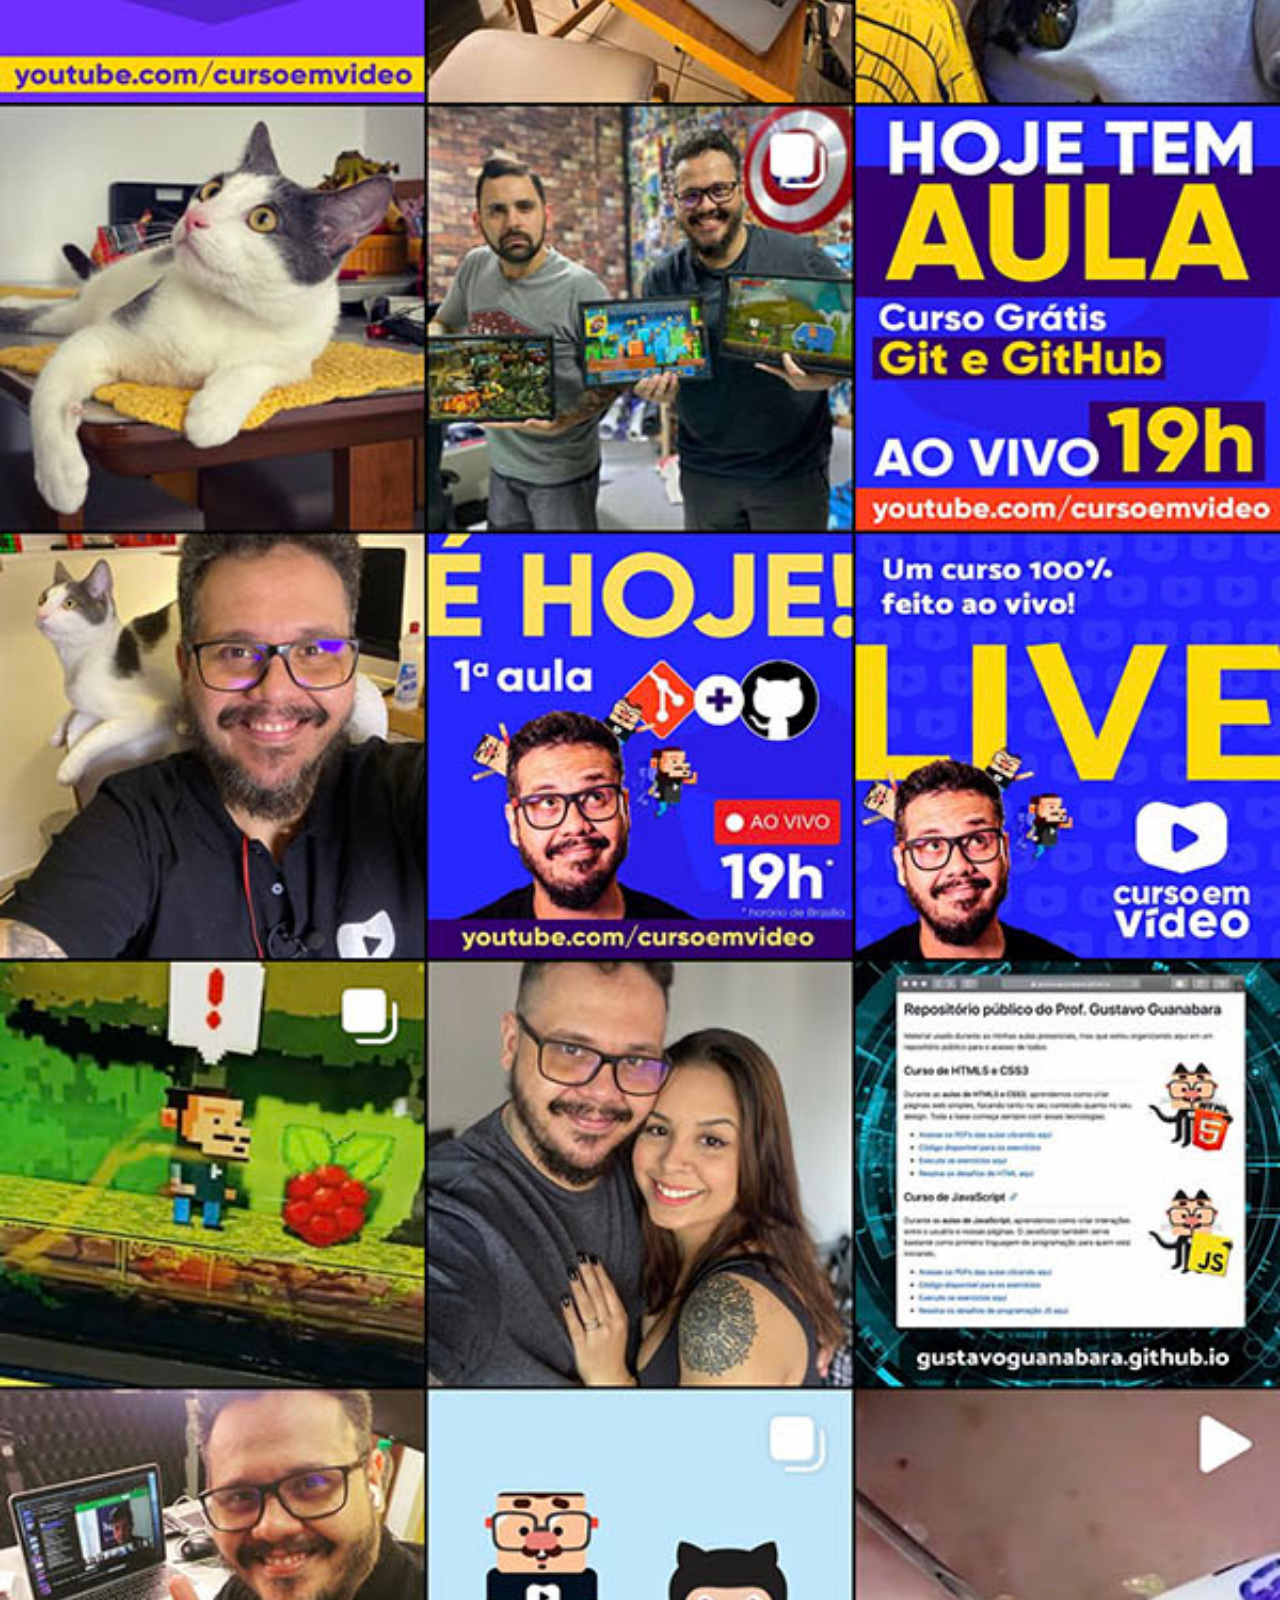
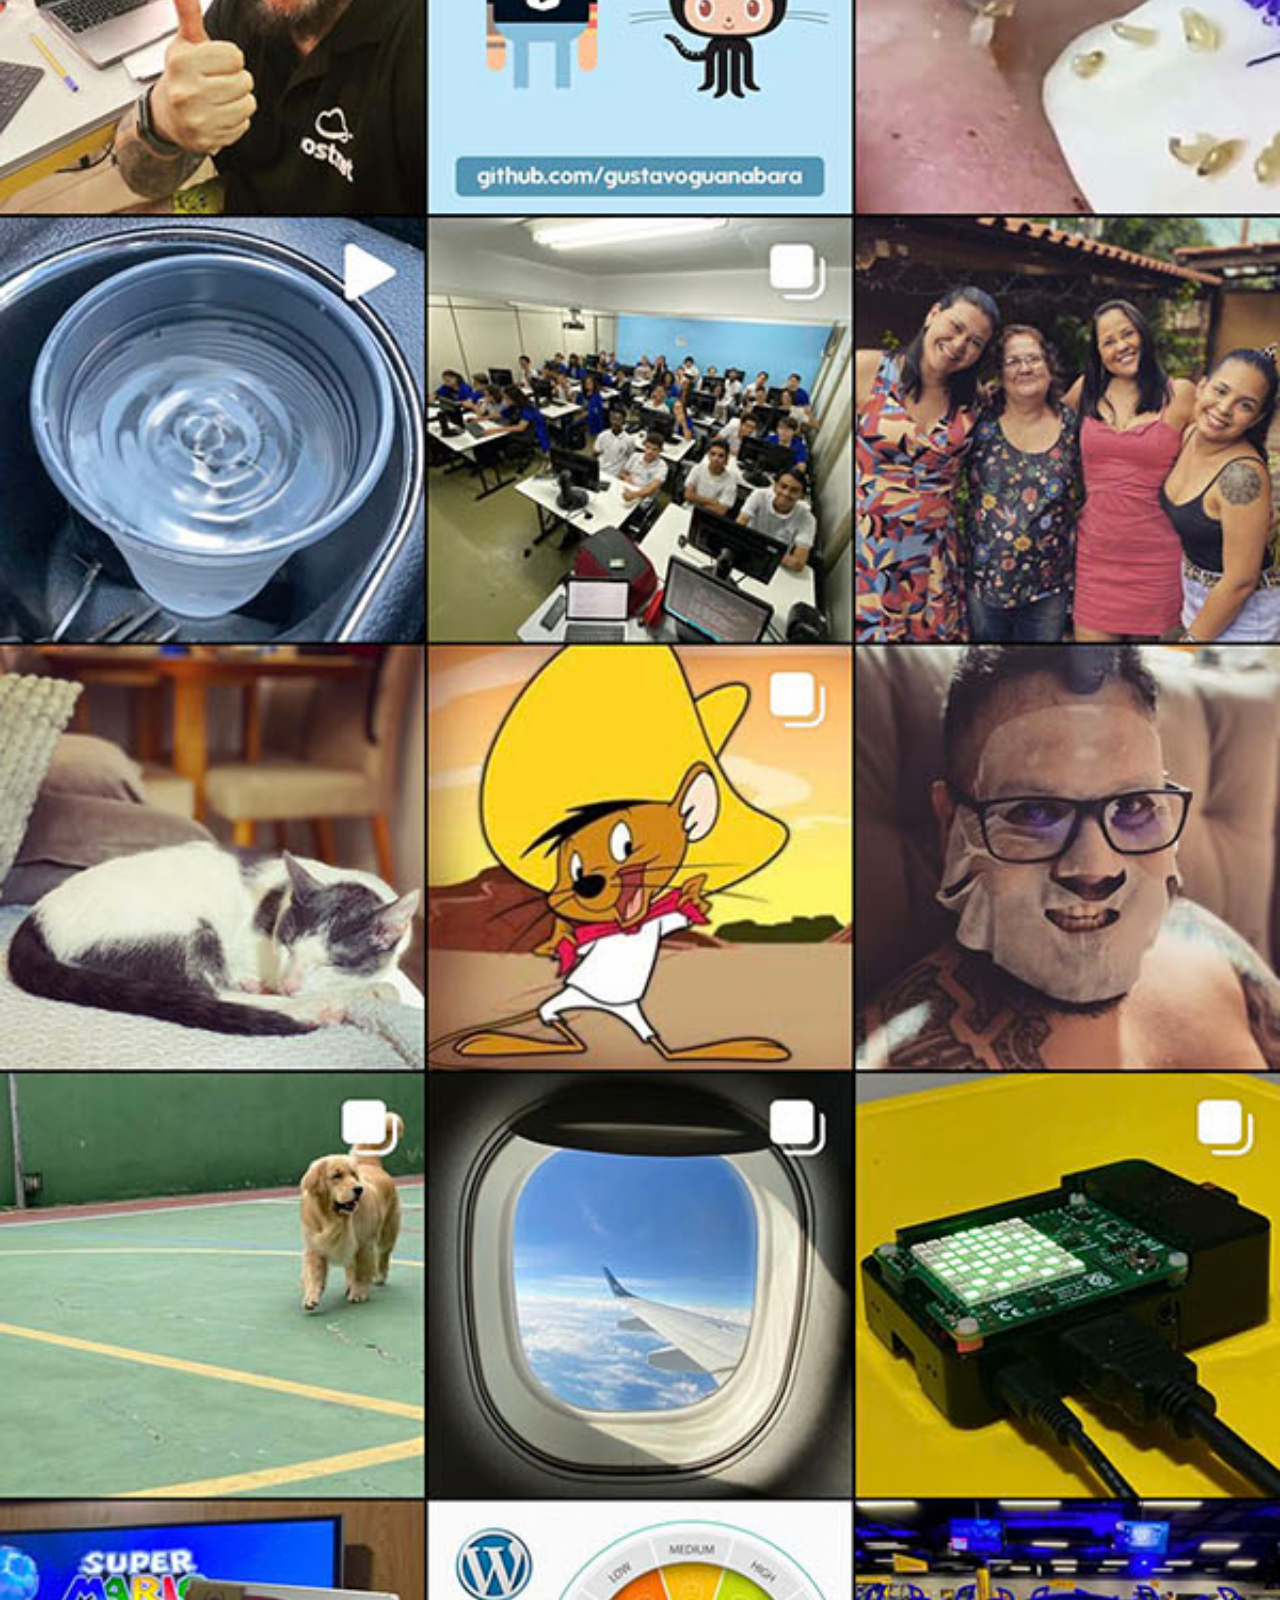
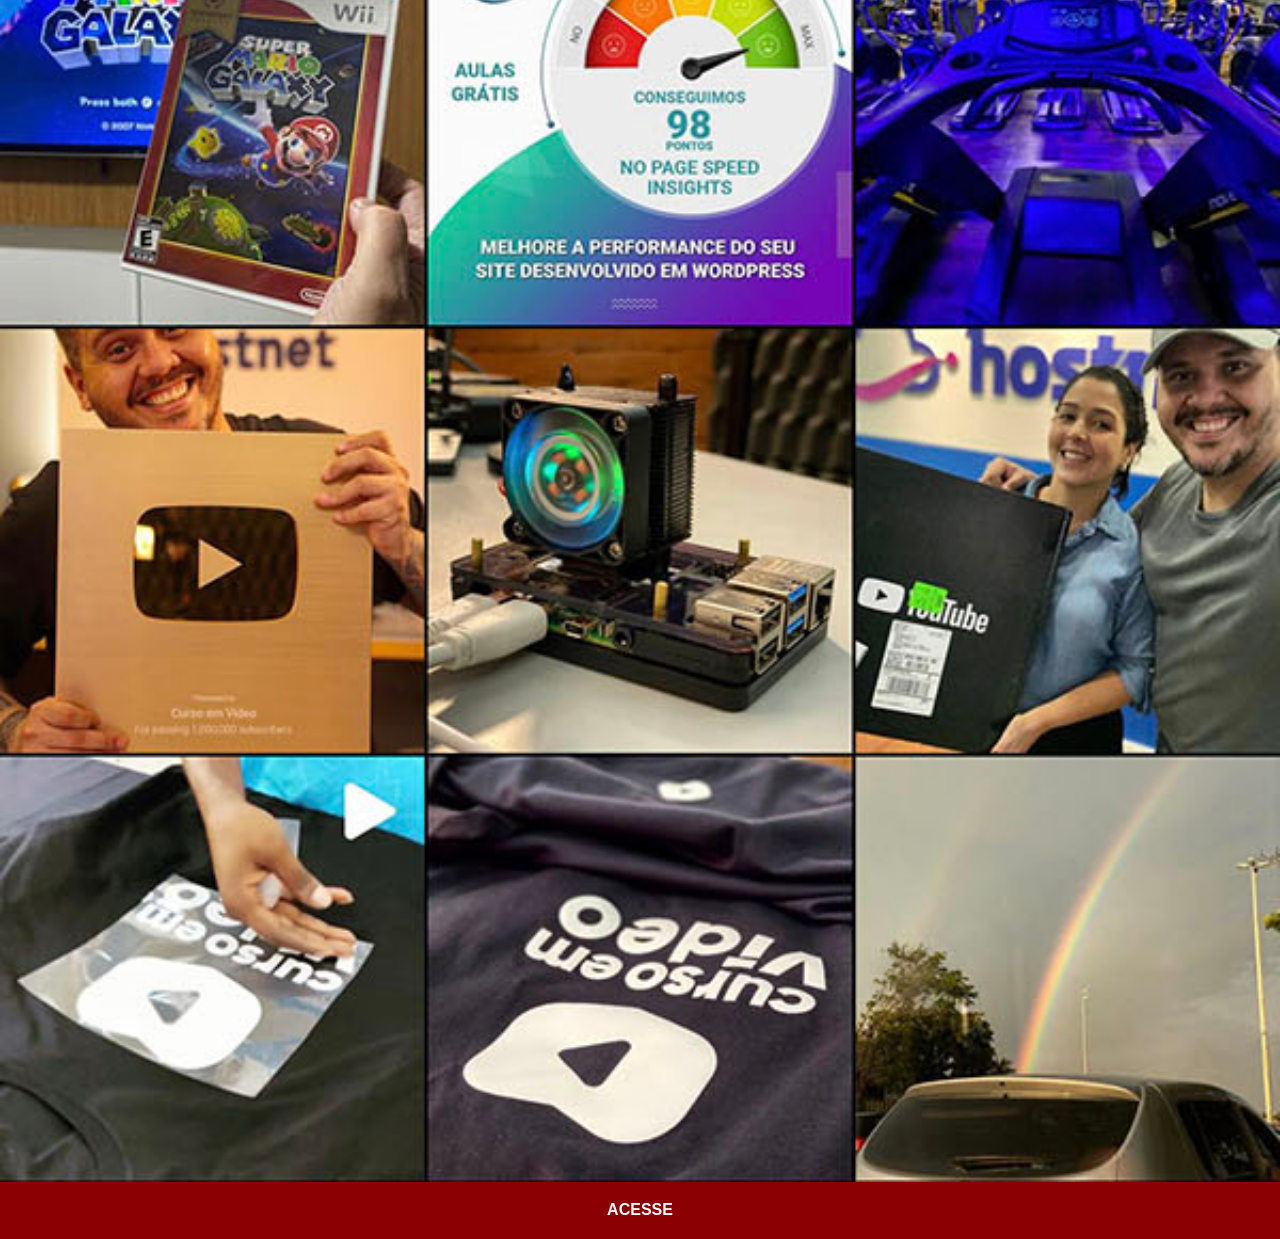
<file: instagram.html>
<!DOCTYPE html>
<html lang="pt-br">
<head>
    <meta charset="UTF-8">
    <meta name="viewport" content="width=device-width, initial-scale=1.0">
    <title>Instagram</title>
    <link rel="stylesheet" href="estilos/social.css">
</head>
<body>
    <img src="imagens/tela-instagram.jpg" alt="Instagram">
    <a href="https://www.instagram.com/gustavoguanabara/" target="_blank">ACESSE</a>
    
</body>
</html>
</file>
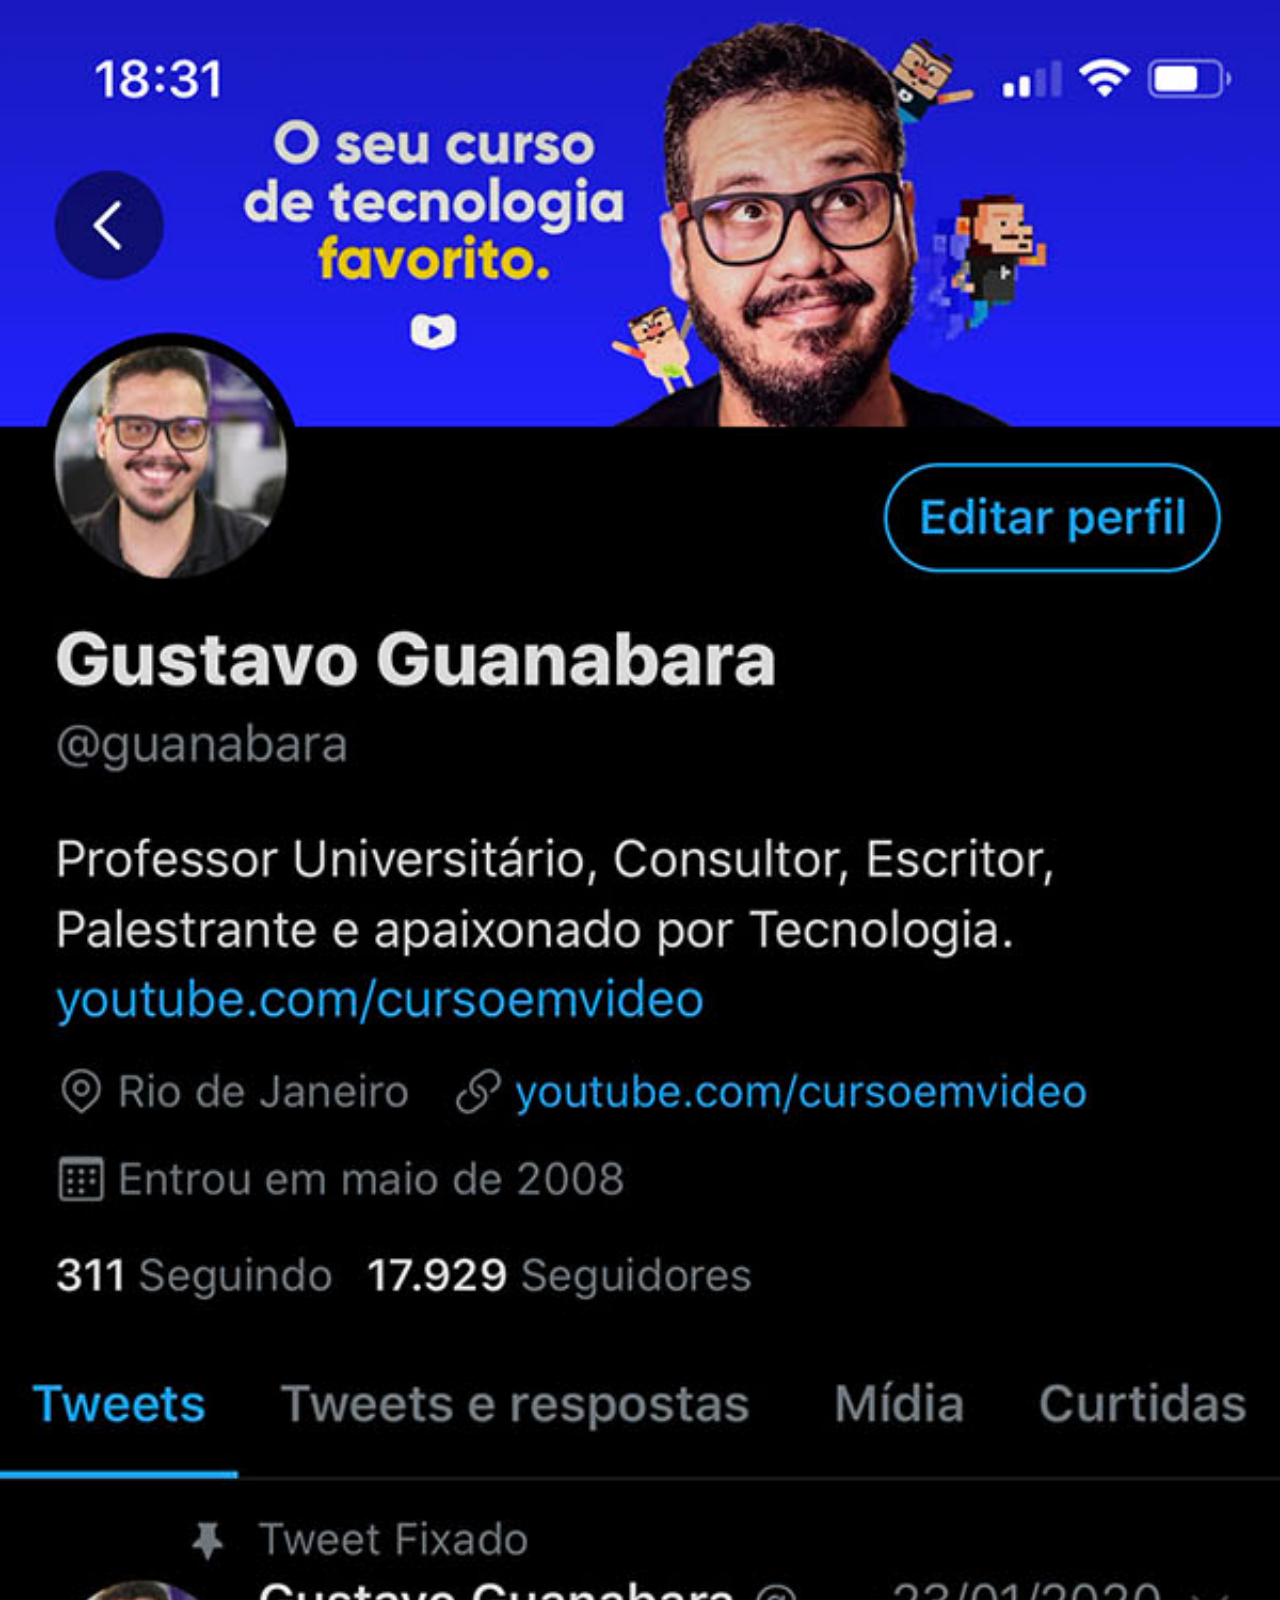
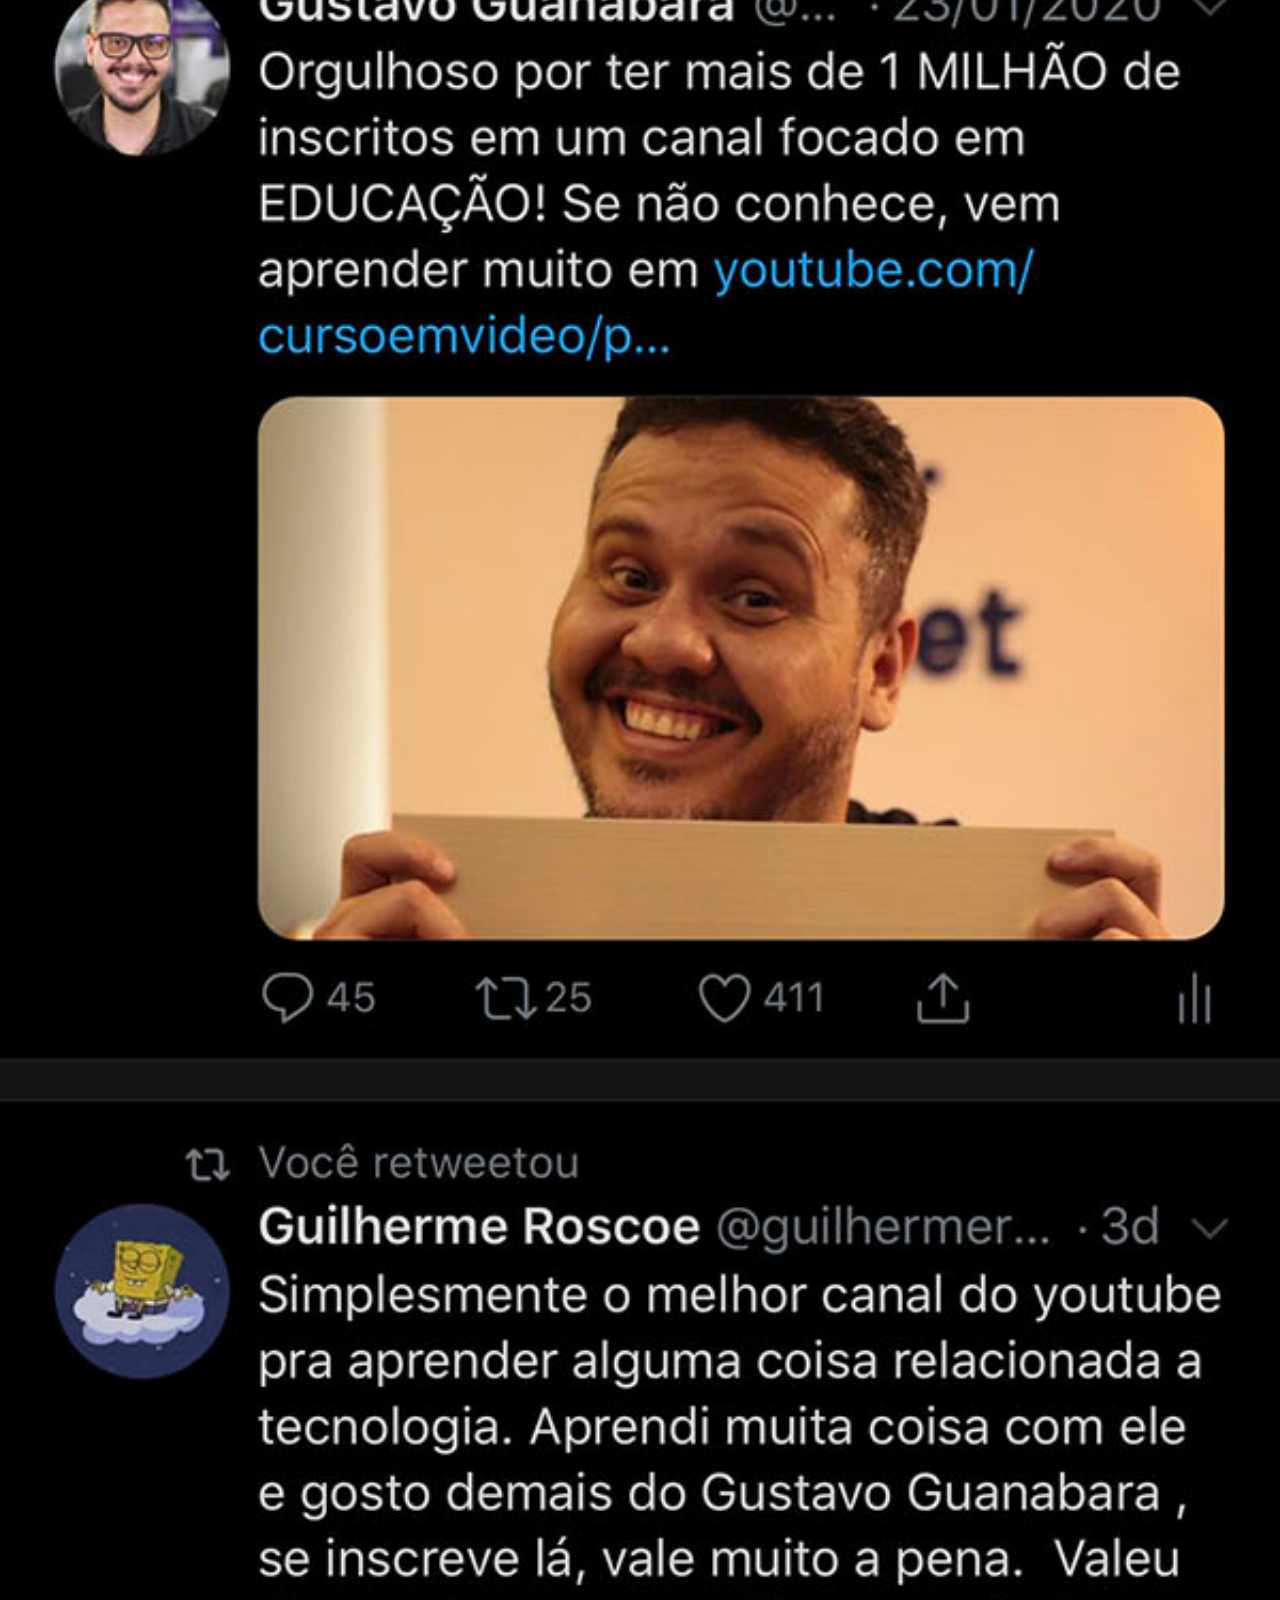
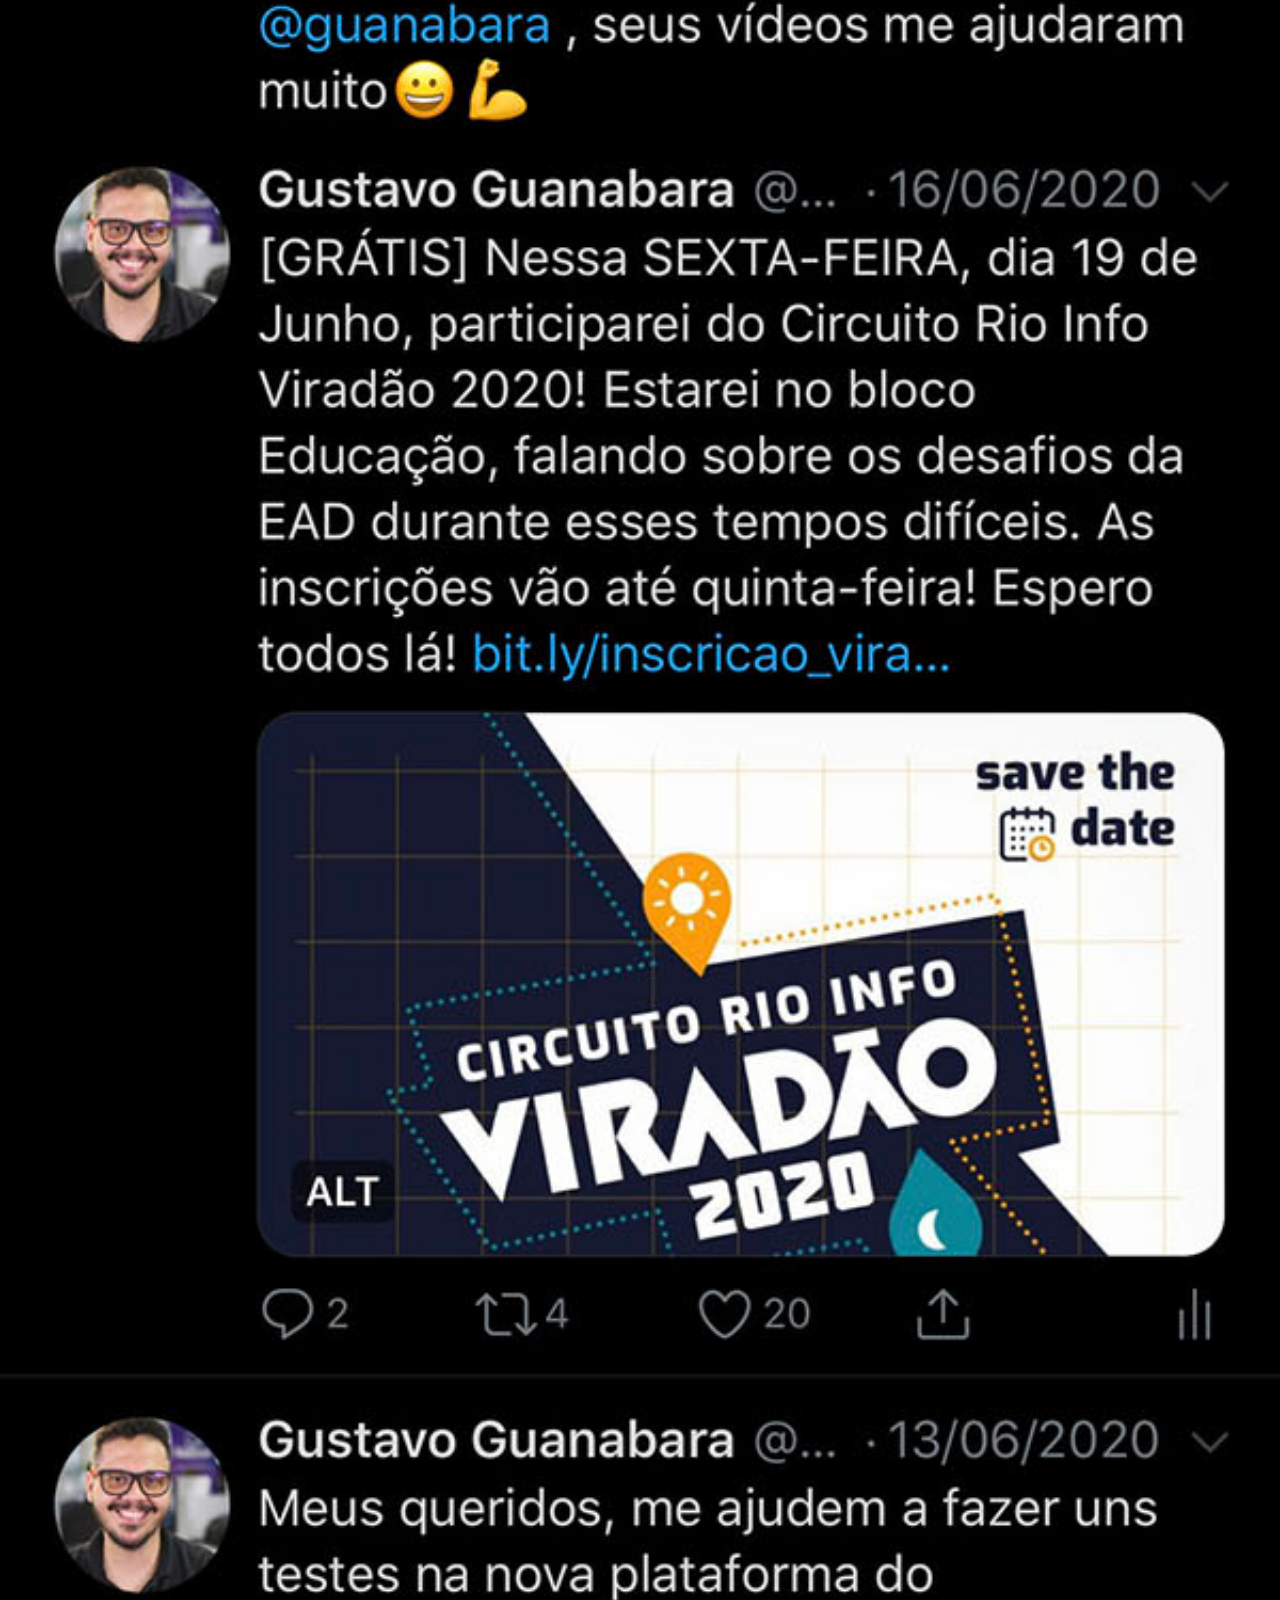
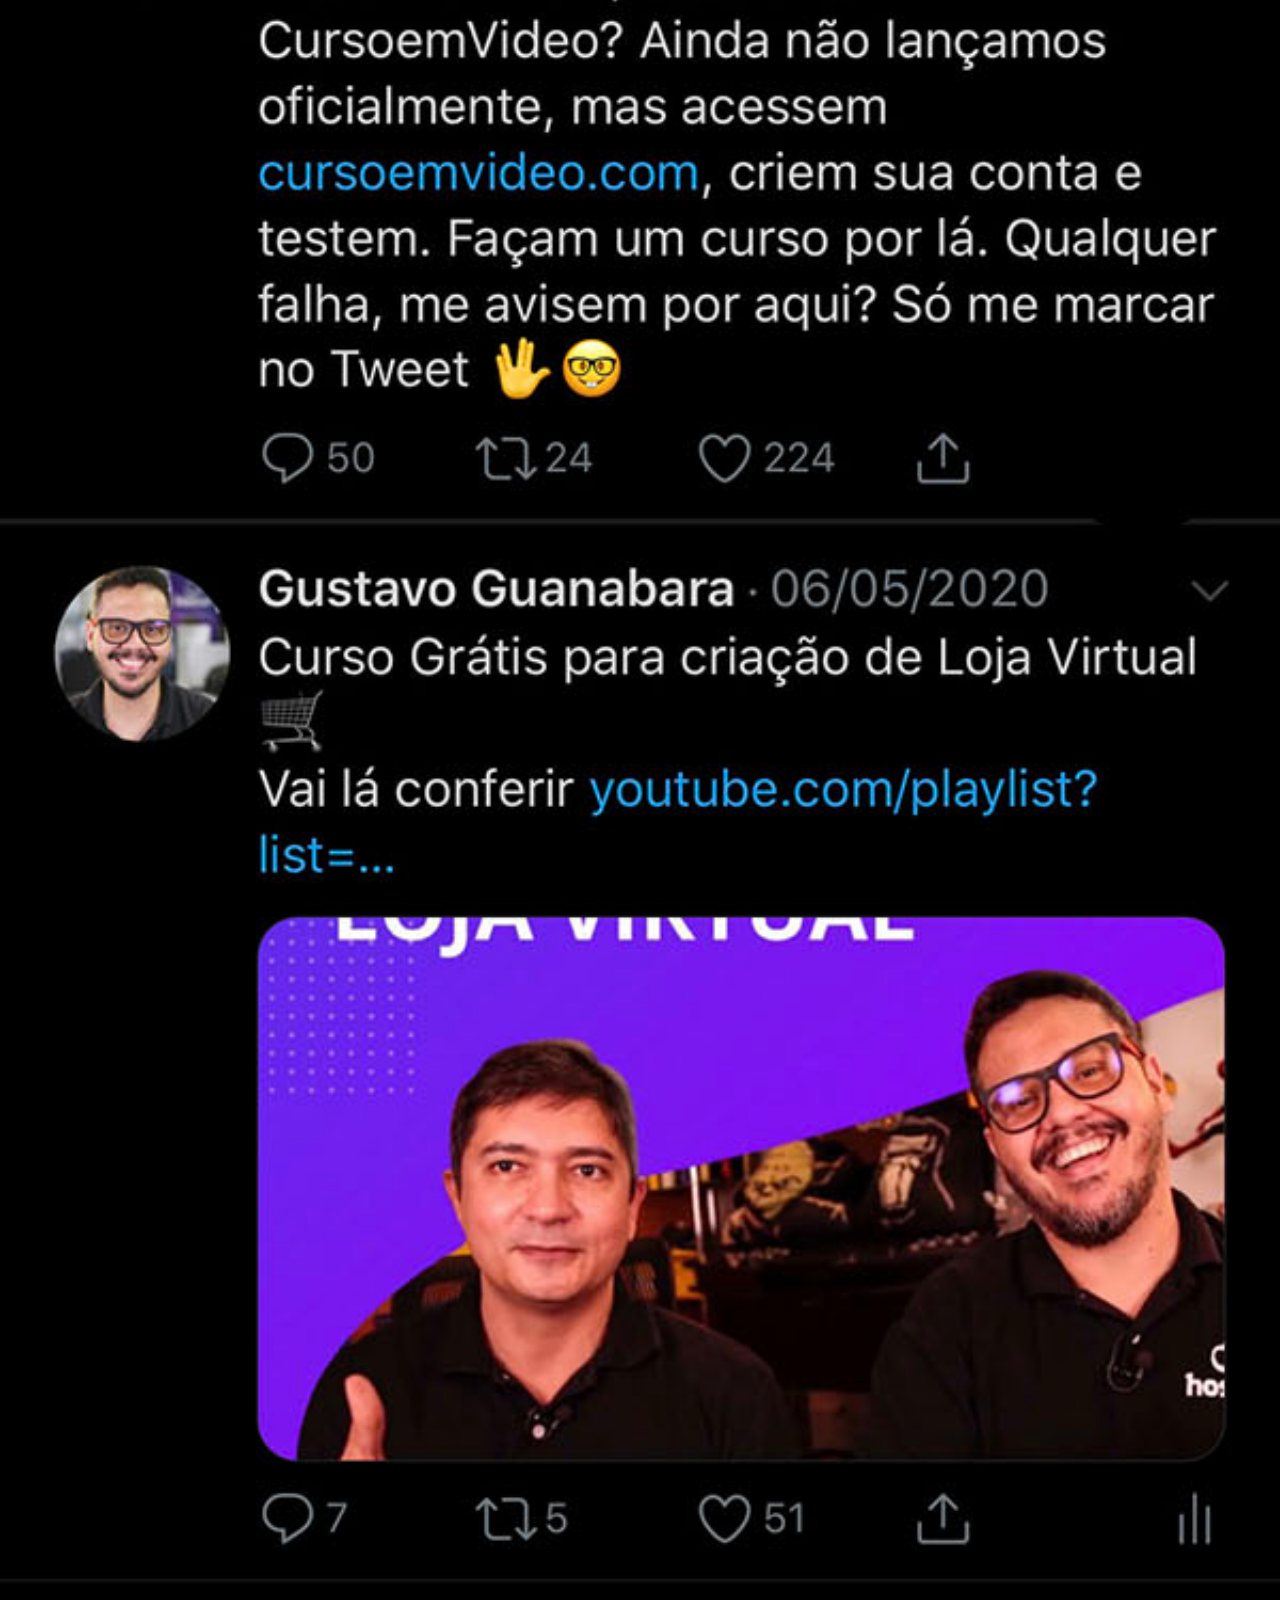
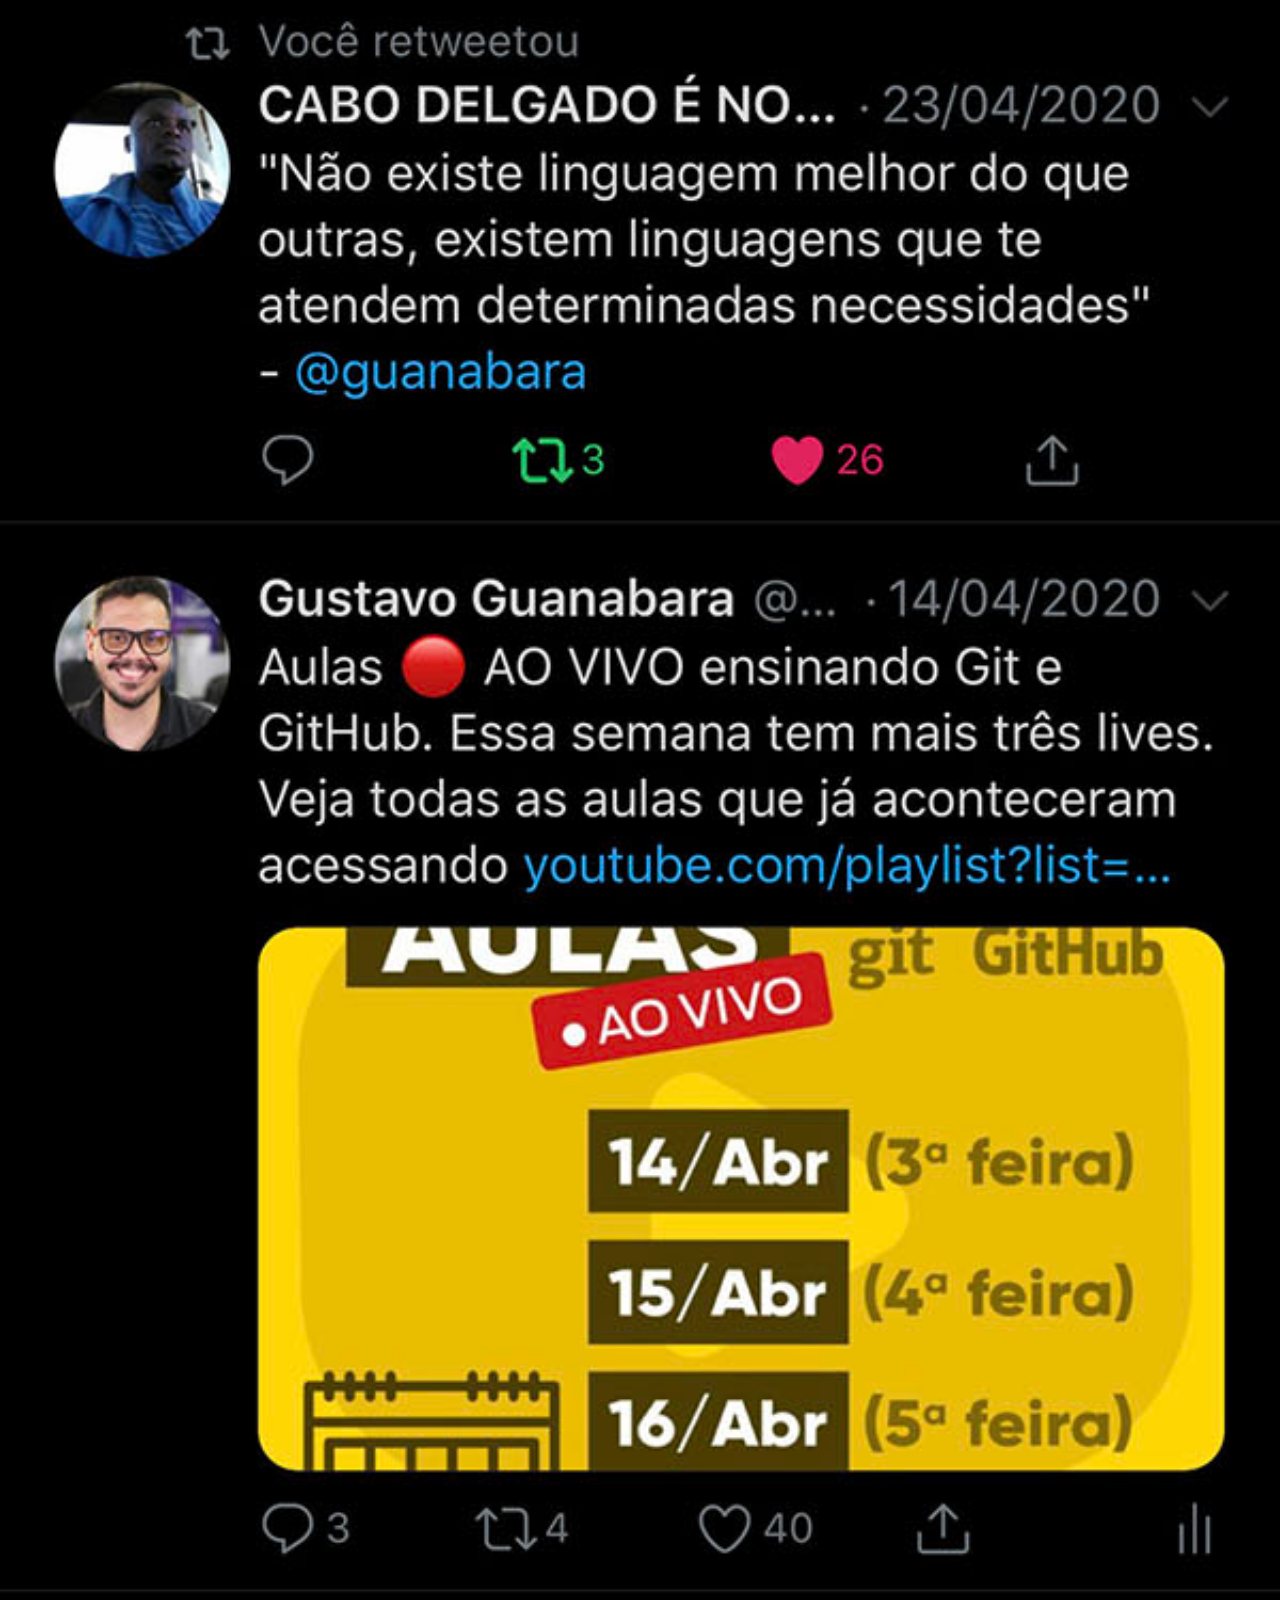
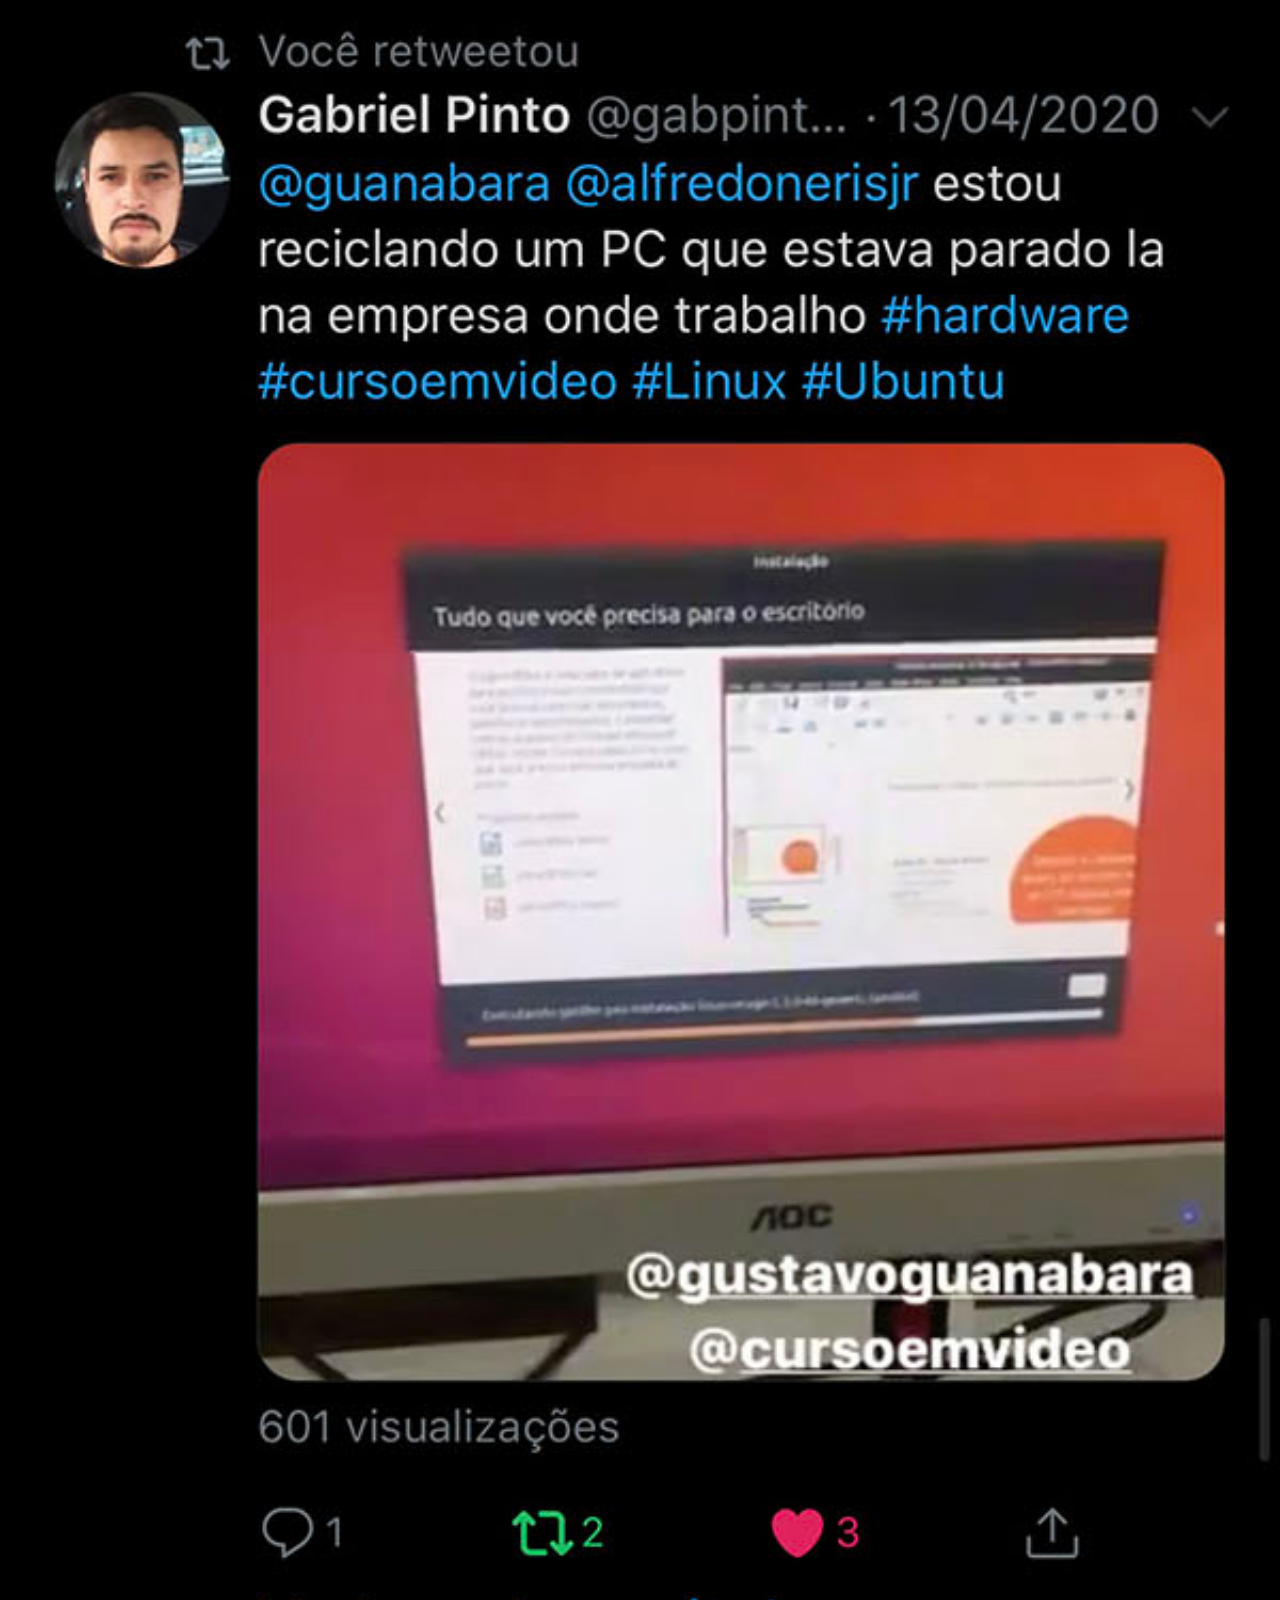
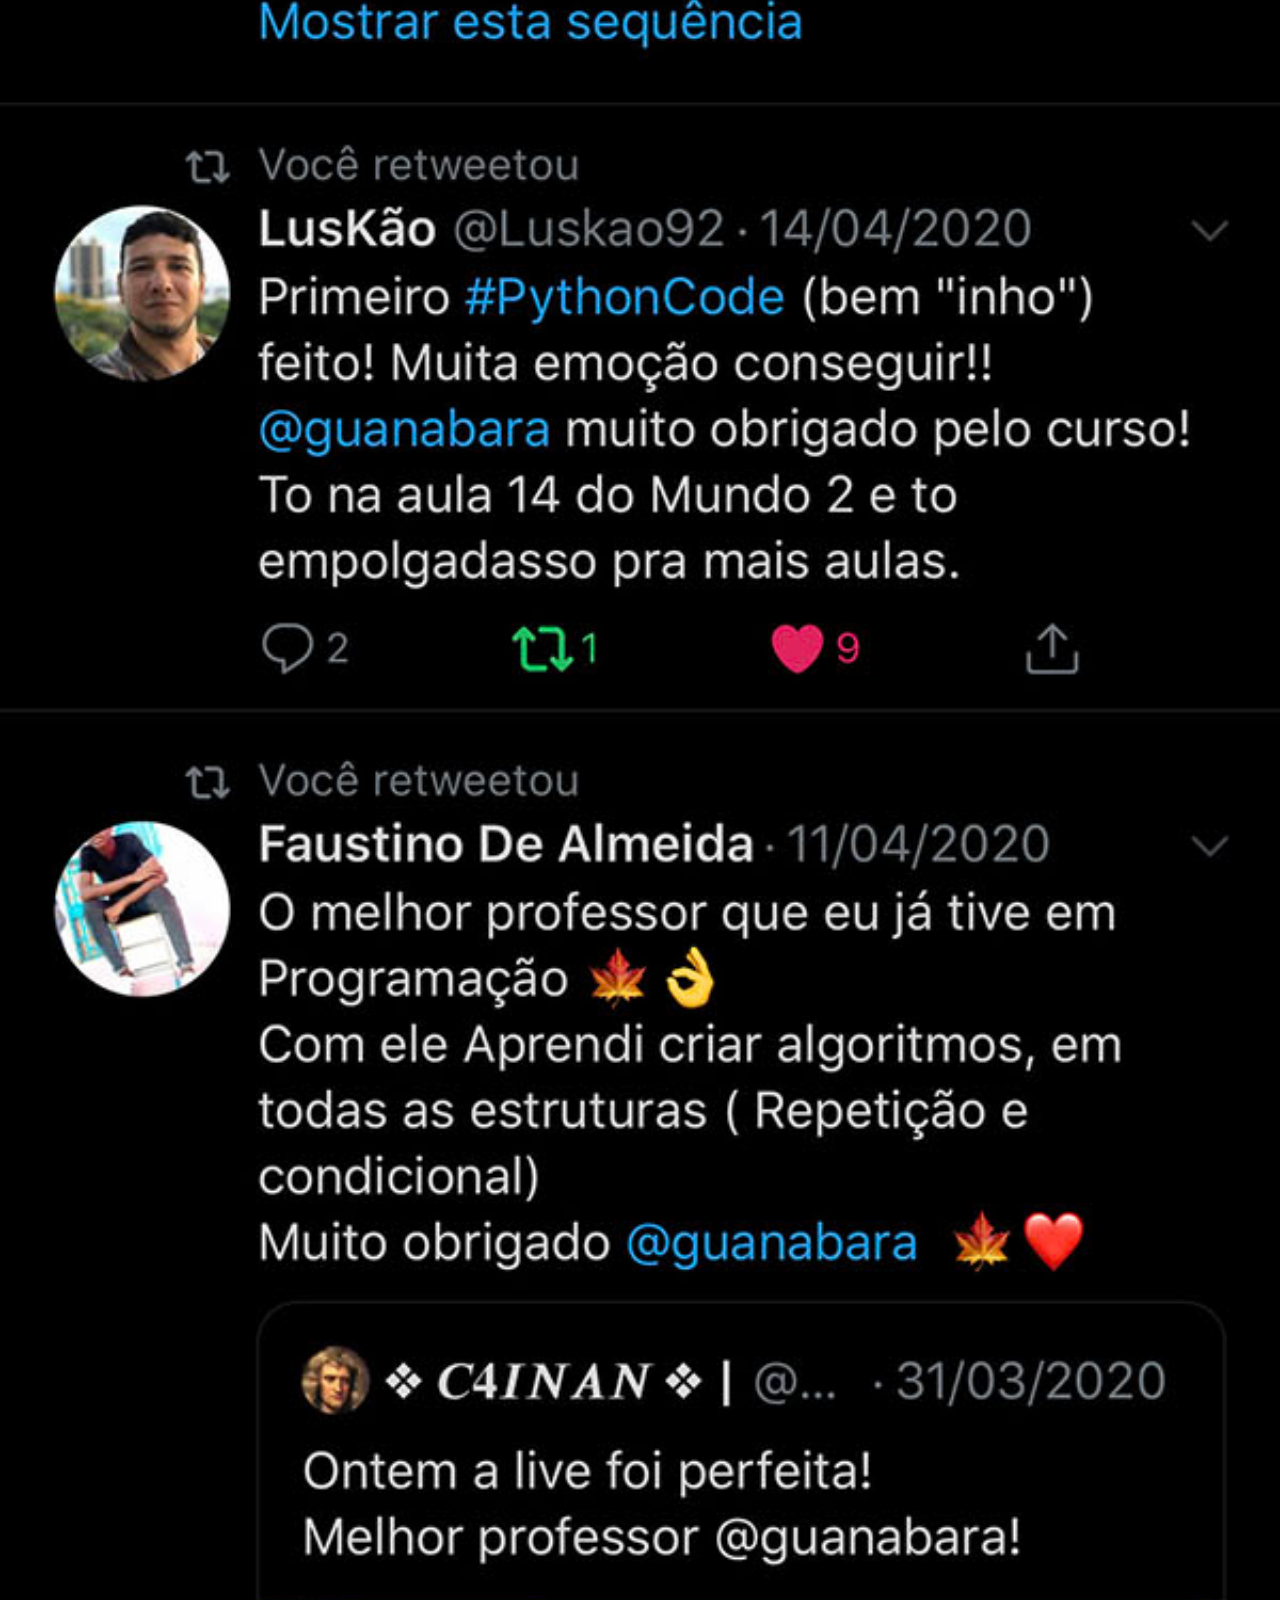
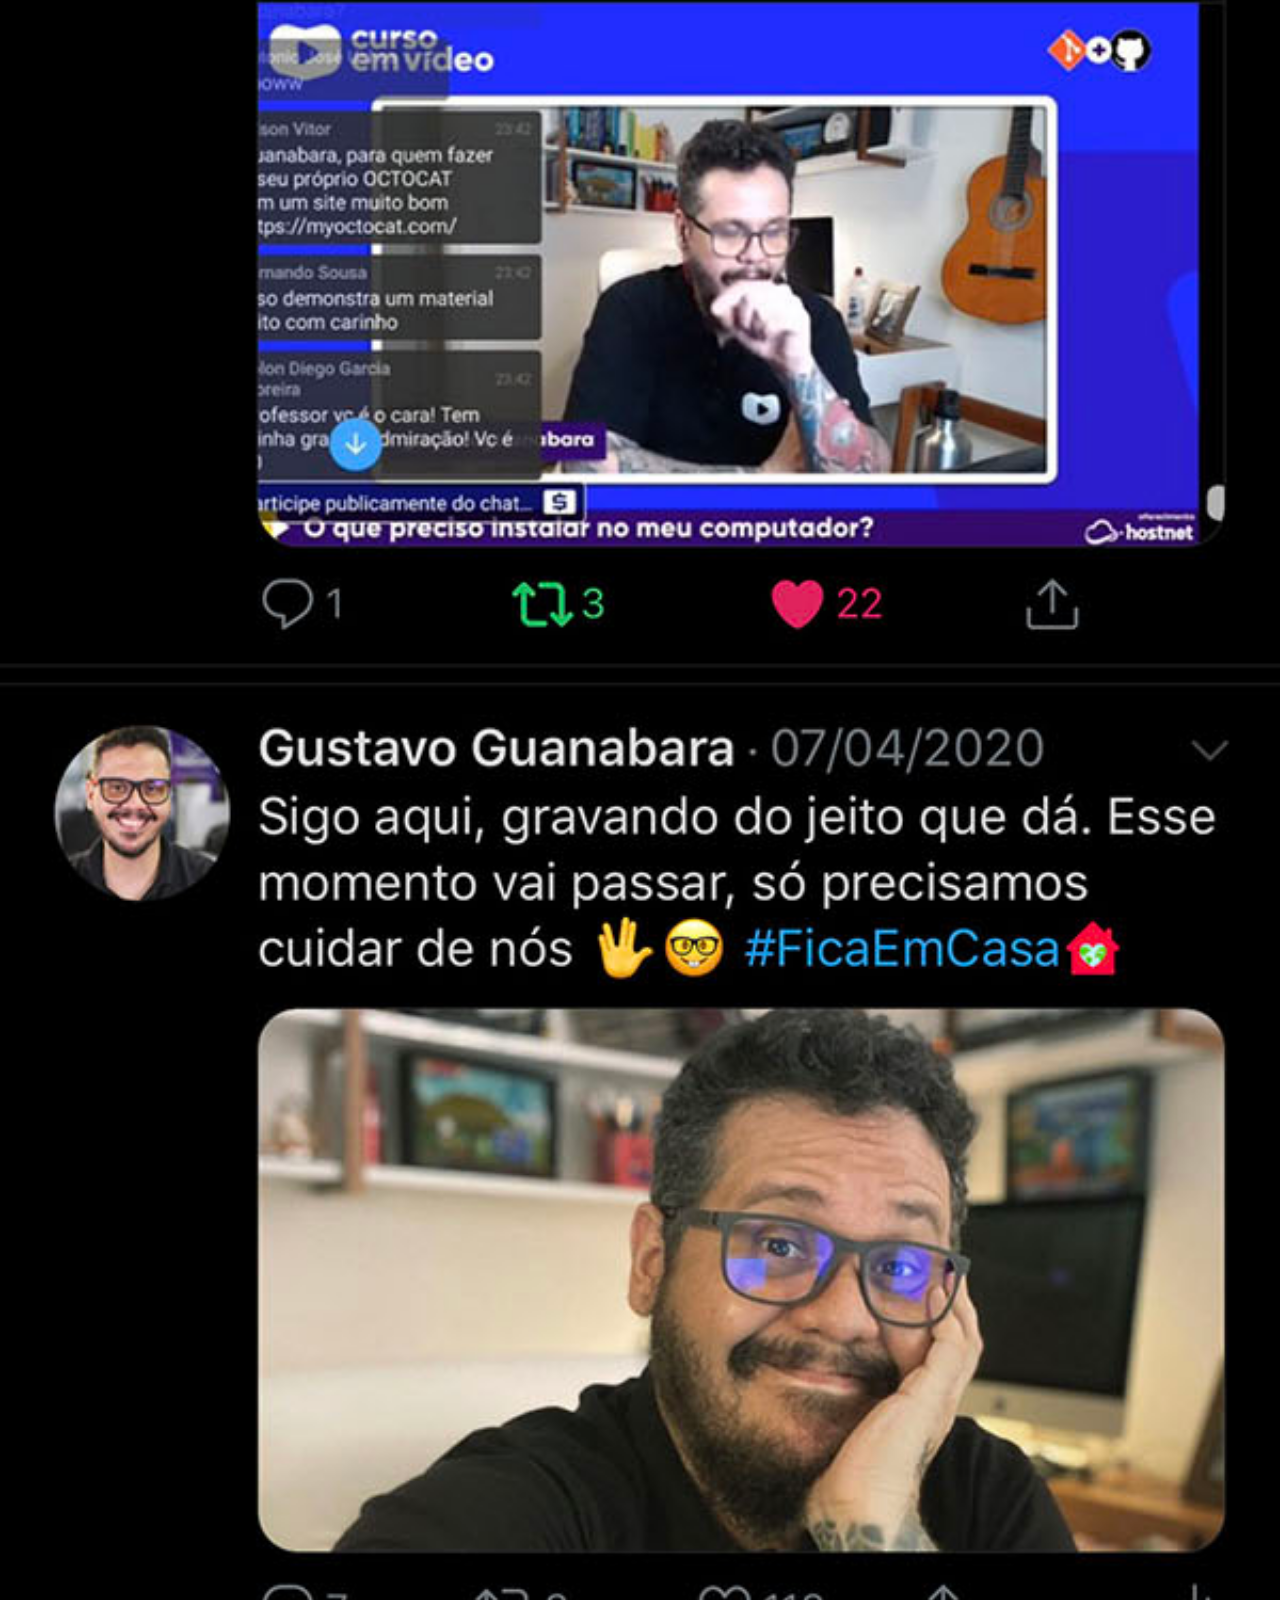
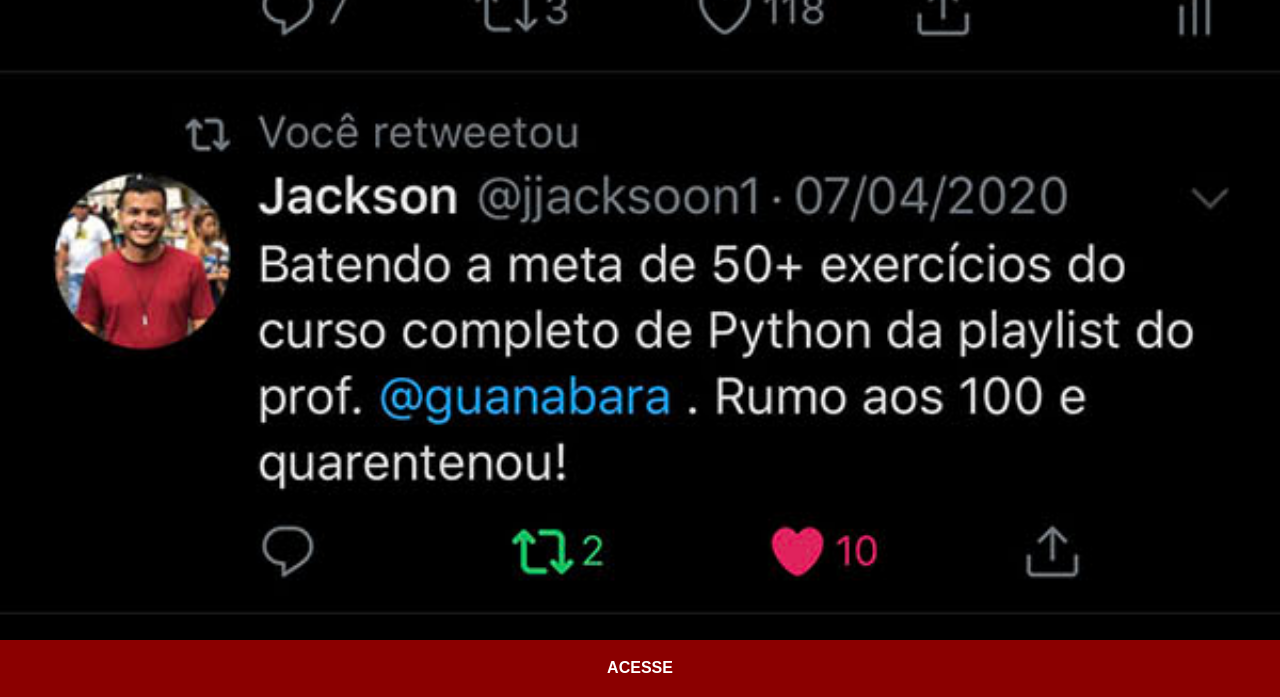
<file: twitter.html>
<!DOCTYPE html>
<html lang="pt-br">
<head>
    <meta charset="UTF-8">
    <meta name="viewport" content="width=device-width, initial-scale=1.0">
    <title>Twitter</title>
    <link rel="stylesheet" href="estilos/social.css">
</head>
<body>
    <img src="imagens/tela-twitter.jpg" alt="Twitter">
    <a href="https://x.com/guanabara" target="_blank">ACESSE</a>
    
</body>
</html>
</file>
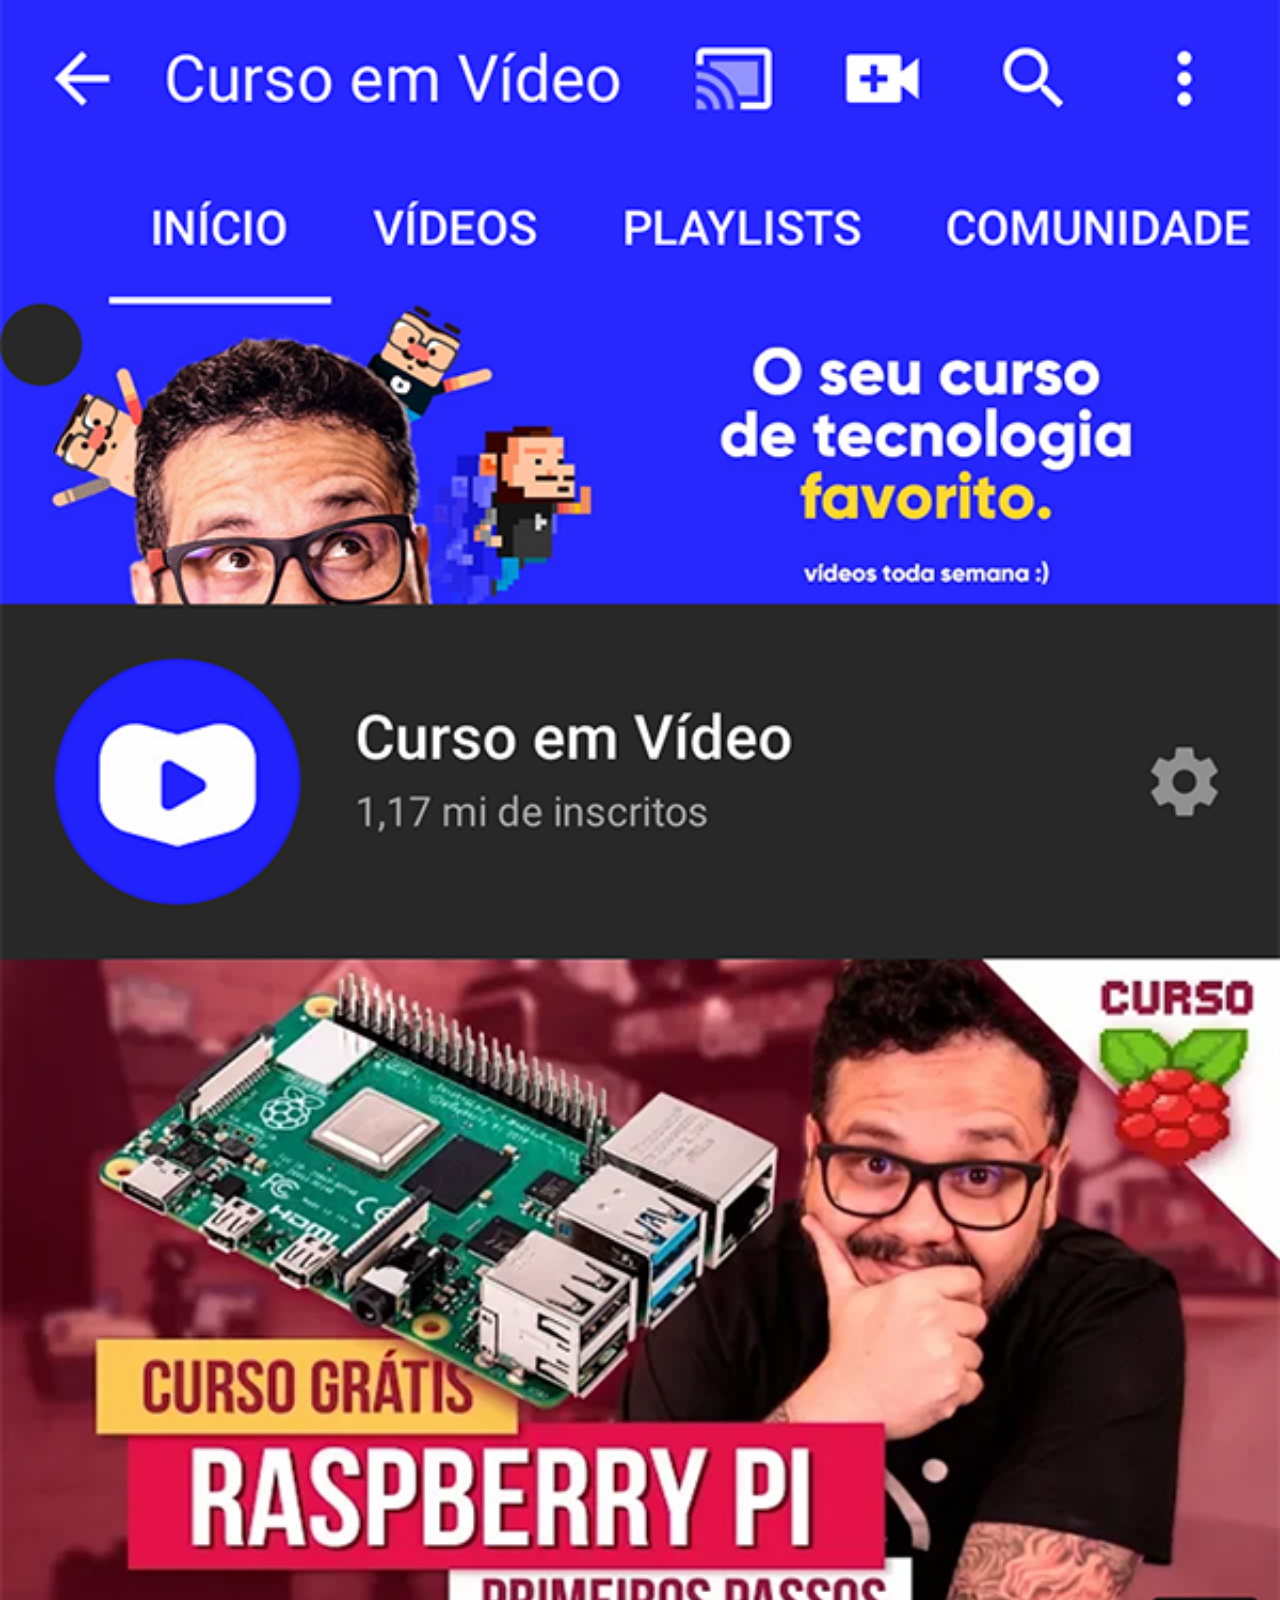
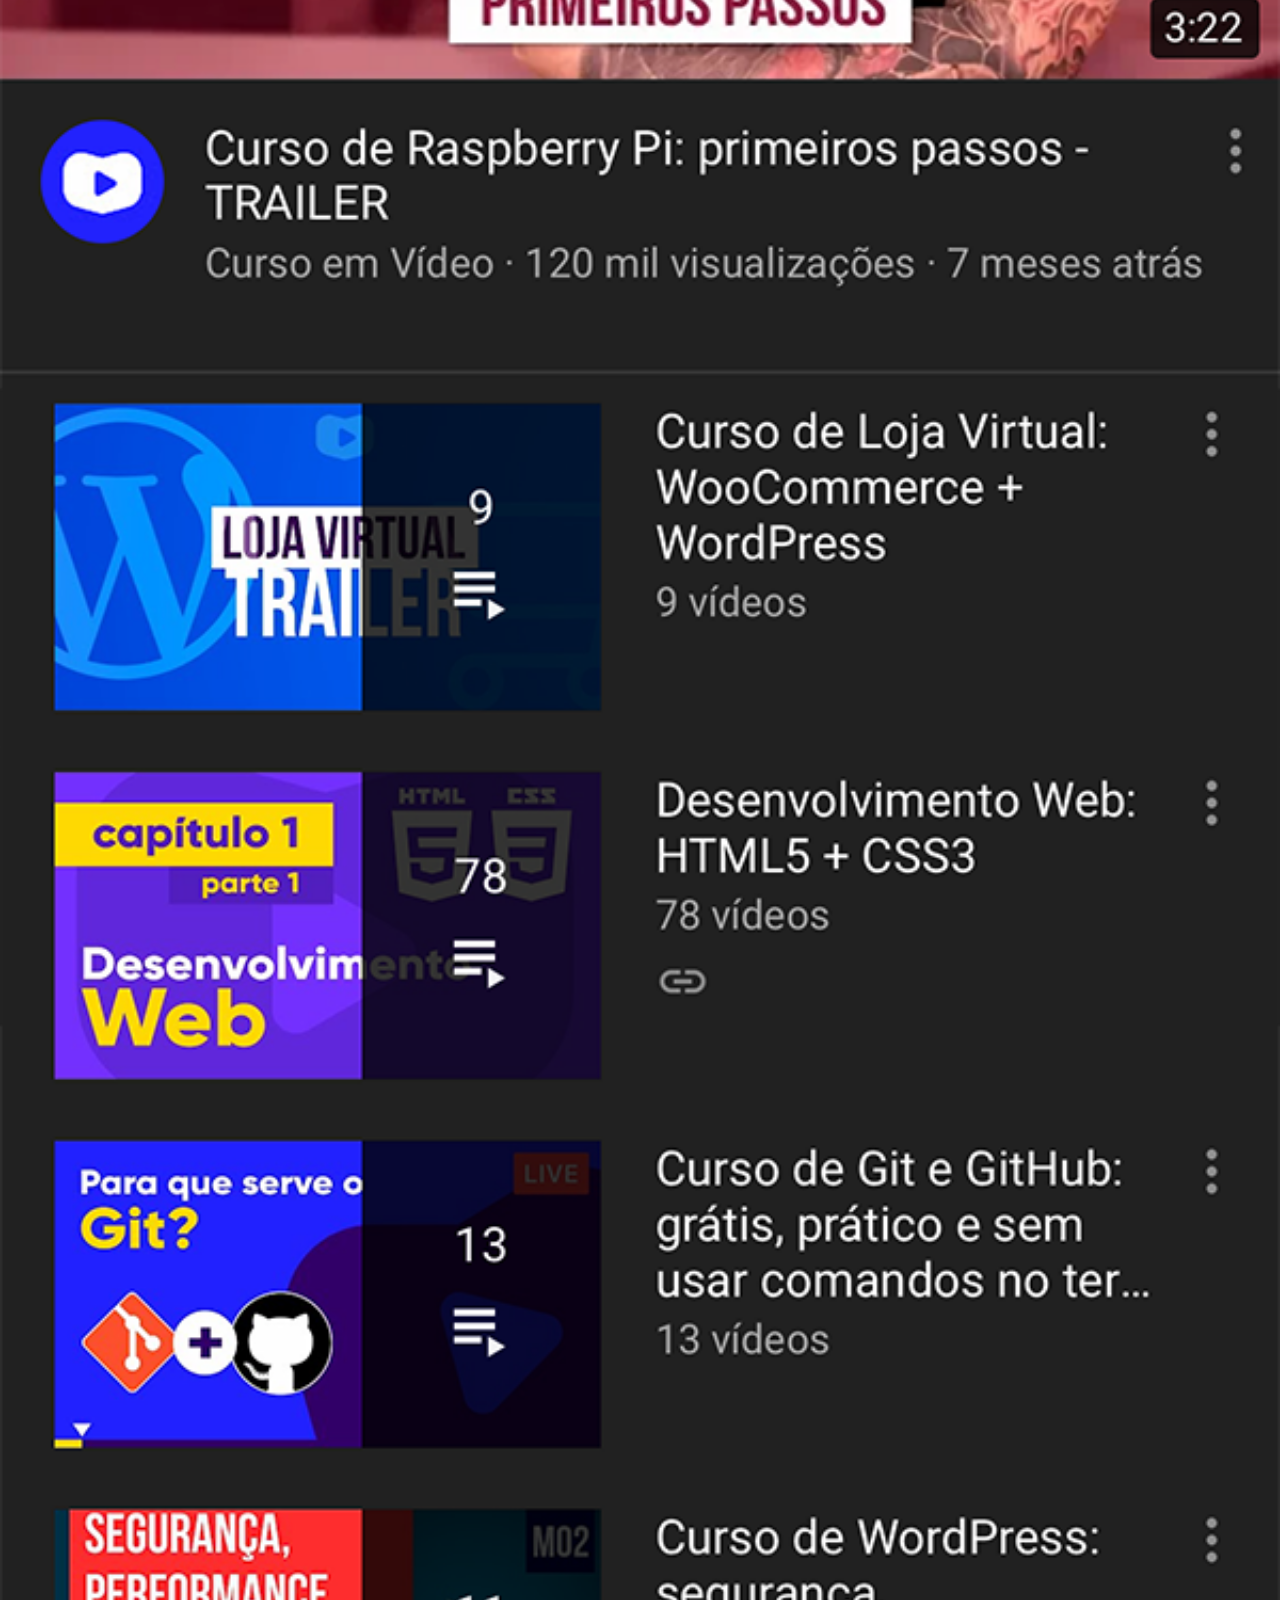
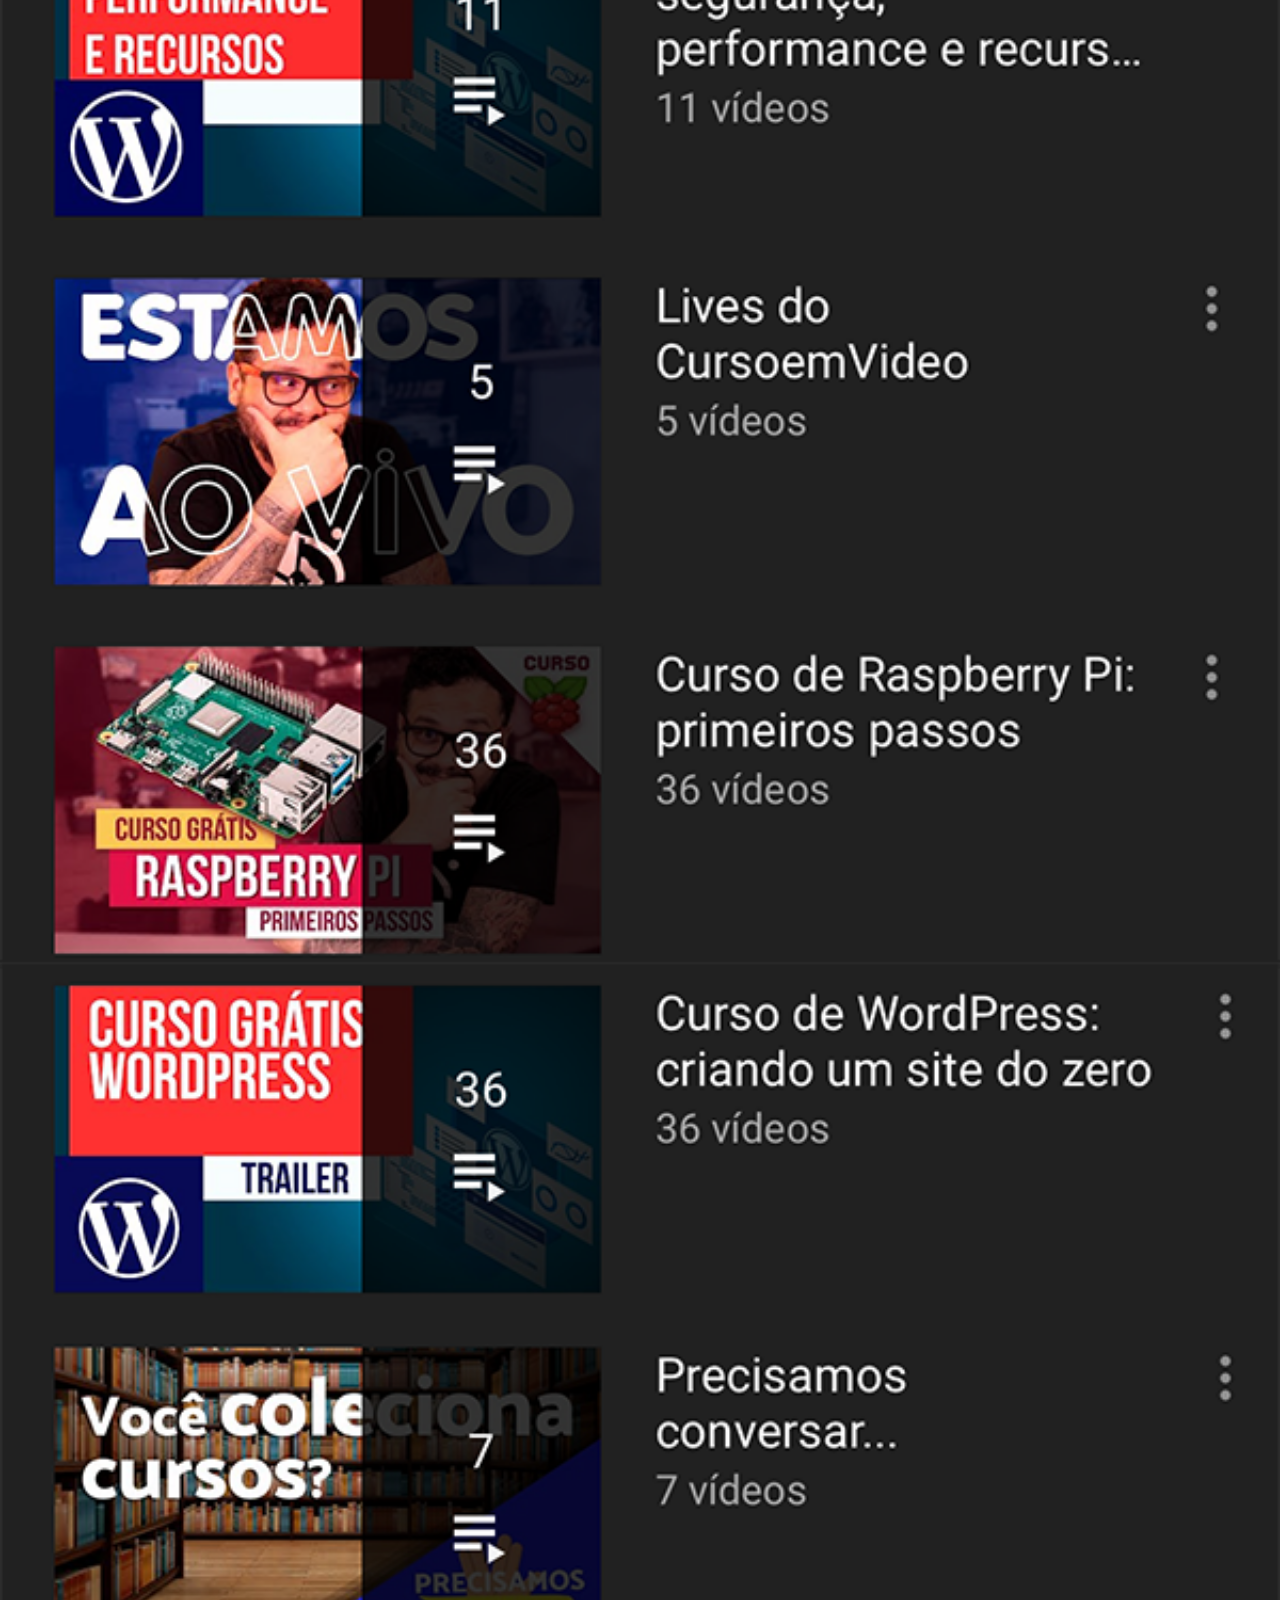
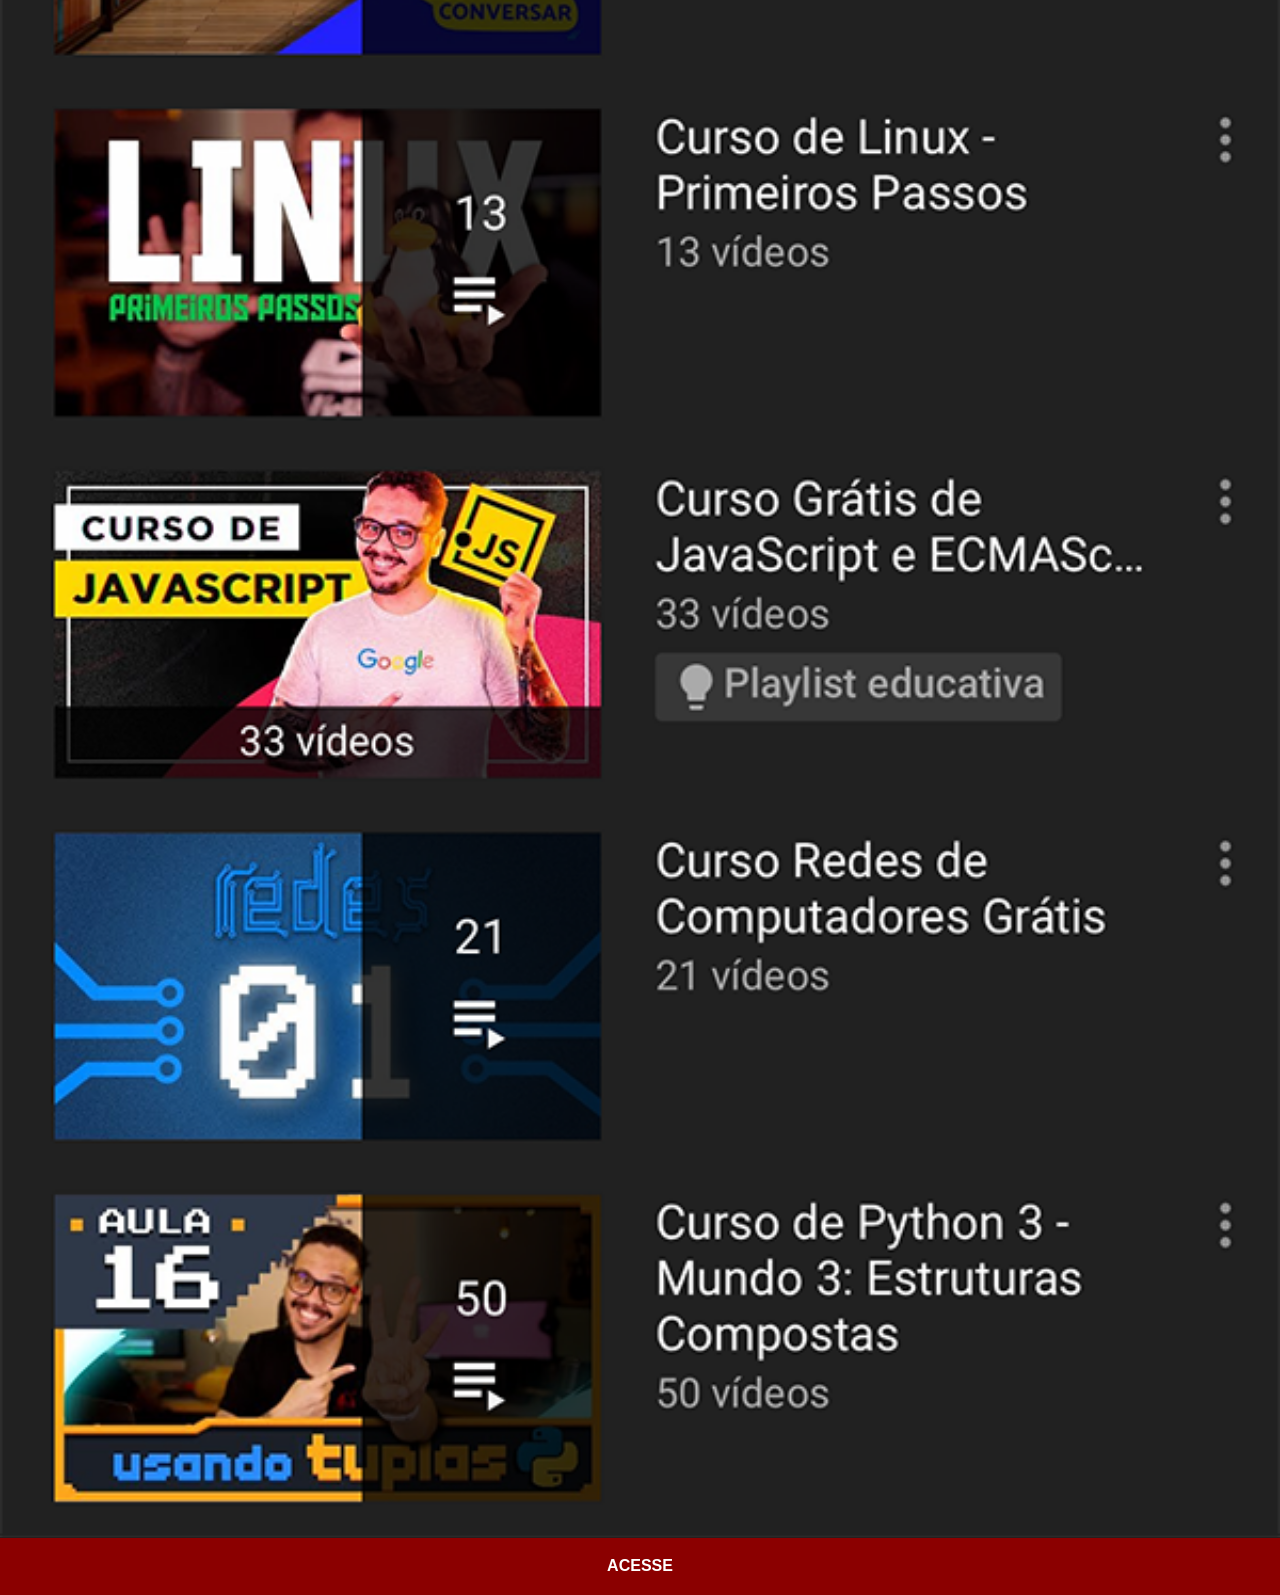
<file: youtube.html>
<!DOCTYPE html>
<html lang="pt-br">
<head>
    <meta charset="UTF-8">
    <meta name="viewport" content="width=device-width, initial-scale=1.0">
    <title>YouTube</title>
    <link rel="stylesheet" href="estilos/social.css">
</head>
<body>
    <img src="imagens/tela-youtube.png" alt="YouTube">
    <a href="https://www.youtube.com/@cursoemvideo/playlists" target="_blank"> ACESSE</a>
</body>
</html>
</file>
<file: estilos/style.css>
@charset "UTF-8";

* {
    margin: 0px;
    padding: 0px;
    font-family: Arial, Helvetica, sans-serif;
}

html, body {
    height: 100vh;
    width: 100vw;
    background-color: black;
}

body {
    background: url('../imagens/fundo-madeira.jpg') no-repeat top center;
    background-size: cover;
    background-attachment: fixed;
}

main {
    position: relative;
    height: 100vh;
}

section#telefone {
    position: absolute; 
    top: 50%;
    left: 50%;
    transform: translate(-50%, -50%);


    height: 627px;
    width: 311px;
    background: url('../imagens/frame-iphone.png') no-repeat;
}

iframe#tela {
    position: relative;
     top: 80px;
     left: 22px;
     width: 267px;
    height: 471px;
    
}

section#redes-sociais {
    text-align: right;
}

section#redes-sociais img {
    width: 50px;
    margin: 10px;
    border-radius: 50%;
    box-shadow: 2px 2px 5px rgba(0, 0, 0, 0.411);
    box-sizing: border-box;
}

section#redes-sociais  img:hover {
    border: 2px solid rgba(255, 255, 255, 0.637);
    transform: translate(-3px, 3px);
    box-shadow: 5px 5px 10px rgba(0, 0, 0, 0.603);
    transition: transform .3s, border 1s;
}
</file>
<file: estilos/social.css>
@charset "UTF-8";

 * {
      margin: 0px;
      padding: 0px;
      font-family: Arial, Helvetica, sans-serif;
}

::-webkit-scrollbar {
      width: 0px;
      height: 0px;
}

img {
      width: 100vw;
}

a {
      display: block;
      background-color: darkred;
      color: white;
      padding: 20px;
      text-align: center;
      font-weight: bolder;
      text-decoration: none;
      margin-top: -5px;
} 

a:hover {
      background-color: red;
}
</file>
